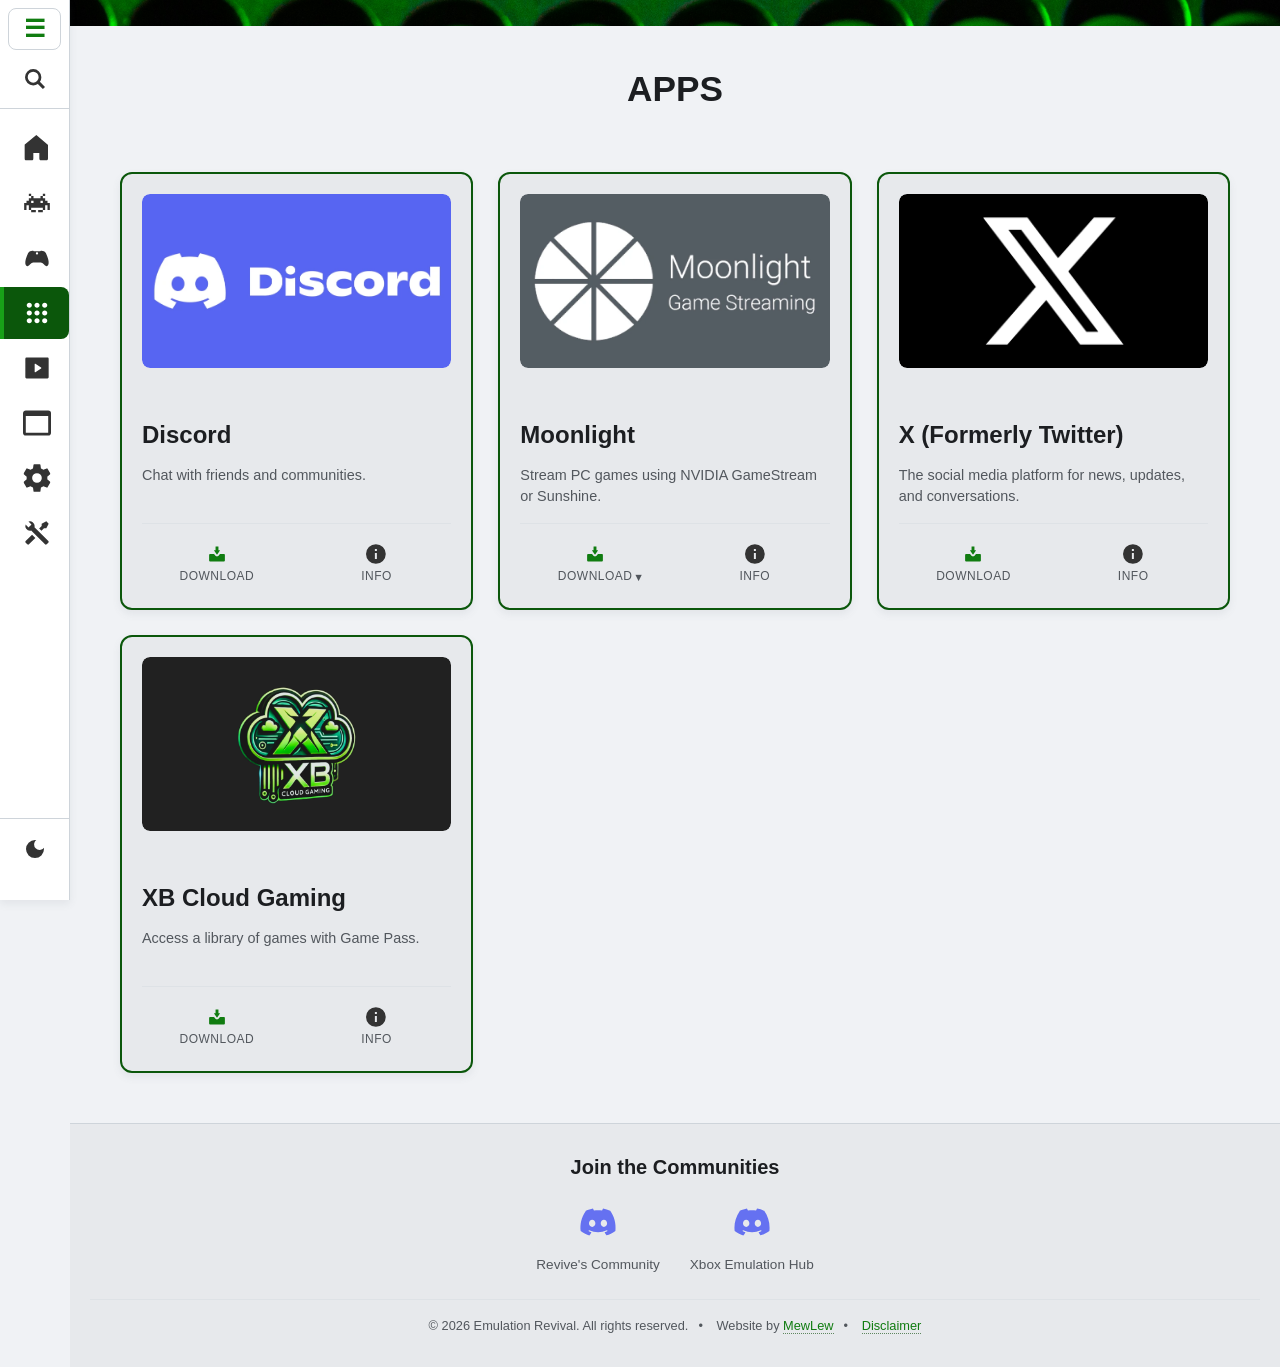
<file: apps.html>
---
---
<!DOCTYPE html>
<html lang="en">
<head>
    <meta charset="UTF-8">
    <meta name="viewport" content="width=device-width, initial-scale=1.0">
    <title>Essential Apps for Xbox Developer Mode | Emulation Revival</title>
    <meta name="description" content="Discover essential apps like Discord, Moonlight, and more for your Xbox in Developer Mode. Enhance your Xbox experience with Emulation Revival.">
    <link rel="stylesheet" href="style.css">
    <script src="theme.js"></script>
</head>
<body>

<div class="page-dim-overlay"></div>

<aside class="sidebar" id="sidebar" aria-label="Main Navigation">
    <div class="sidebar-header">
        <button class="menu-toggle" aria-controls="sidebar" aria-expanded="false" aria-label="Toggle Navigation Menu">☰</button>
        <div class="sidebar-search-interaction-area">
            <div class="sidebar-search-container">
                <button class="sidebar-search-trigger" aria-label="Search">
                    <img src="images/search.svg" alt="Search Icon" class="sidebar-search-icon-display">
                </button>
                <div class="sidebar-search-input-wrapper">
                    <input type="text" id="searchInput" name="searchInput" class="sidebar-search-input-field" placeholder="Search site..." aria-label="Search site">
                </div>
            </div>
            <div id="autocompleteResults" class="autocomplete-items" style="display: none;"></div>
        </div>
    </div>
    <nav class="sidebar-nav">
        <ul>
            <li><a href="index.html" class="nav-link"><img src="images/home.svg" alt="Home icon"><span>Home</span></a></li>
            <li><a href="emulators.html" class="nav-link"><img src="images/emulators.svg" alt="Emulators icon"><span>Emulators</span></a></li>
            <li><a href="ports.html" class="nav-link"><img src="images/ports.svg" alt="Game Ports icon"><span>Game Ports</span></a></li>
            <li><a href="apps.html" class="nav-link active"><img src="images/apps.svg" alt="Apps icon"><span>Apps</span></a></li>
            <li><a href="media.html" class="nav-link"><img src="images/media.svg" alt="Media Apps icon"><span>Media Apps</span></a></li>
            <li><a href="frontends.html" class="nav-link"><img src="images/frontends.svg" alt="Frontends icon"><span>Frontends</span></a></li>
            <li><a href="wipapps.html" class="nav-link"><img src="images/wipapps.svg" alt="Work In Progress Apps icon"><span>WIP Apps</span></a></li>
            <li><a href="utilities.html" class="nav-link"><img src="images/utilities.svg" alt="Utilities icon"><span>Utilities</span></a></li>
        </ul>
    </nav>
    <div class="sidebar-theme-toggle-container">
        <button class="theme-switch" id="themeSwitch" aria-label="Switch Theme">
            <img src="images/light-mode.svg" alt="Light Theme" id="themeIconSun" class="theme-icon light">
            <img src="images/dark-mode.svg" alt="Dark Theme" id="themeIconMoon" class="theme-icon dark">
            <span class="theme-toggle-text">Theme</span>
        </button>
    </div>
    <div class="sidebar-footer">
        <p>© <span id="currentYear"></span> Emulation Revival</p>
    </div>
</aside>

<div class="main-content-wrapper">
    <main class="main-content" id="mainContentArea">
        <h2 class="page-section-heading">APPS</h2>
        <div class="product-wrapper">
    
            <div class="box-container" id="discorduwp">
                <div class="main-card-top-content">
                    <div class="box-image-wrapper">
                        <img src="images/discord.webp" alt="Discord Logo" class="box-image">
                    </div>
                    <div class="box-content">
                        <h3>Discord</h3>
                        <p>Chat with friends and communities.</p>
                    </div>
                    <div class="box-links">
                        <div class="box-link download-item-wrapper">
                            <a href="#" class="action-link download-action-link" id="download-discorduwp">
                                <img src="images/download.svg" alt="Download" class="link-icon">
                                <span class="button-text-span">Download</span>
                            </a>
                        </div>
                        <div class="box-link info-item-wrapper">
                            <button class="action-button info-action-btn info-toggle" aria-expanded="false" aria-controls="info-discorduwp">
                                <img src="images/info.svg" alt="Info" class="link-icon">
                                <span class="button-text-span">Info</span>
                            </button>
                        </div>
                    </div>
                </div>
                <div class="info-box" id="info-discorduwp">
                    <ul class="info-list">
                        <li><strong>Developer:</strong> 
                            <a href="https://github.com/momo-AUX1" class="contributor-name-link" data-name="Moonpower" data-github-url="https://github.com/momo-AUX1" data-kofi-url="https://ko-fi.com/moonpower007">Moonpower</a>
                        </li>
                        <li><strong>Compatibility:</strong> Xbox One & Xbox Series S|X</li>
                        <li><strong>Requirements:</strong> 
                            <ul>
                                <li>Discord account</li> 
                                <li>Install all 5 dependencies</li>
                            </ul>
                        </li>
                    </ul>
                </div>
            </div>
            
            <div class="box-container" id="moonlight">
                <div class="main-card-top-content">
                    <div class="box-image-wrapper">
                        <img src="images/moonlight.webp" alt="Moonlight Logo" class="box-image">
                    </div>
                    <div class="box-content">
                        <h3>Moonlight</h3>
                        <p>Stream PC games using NVIDIA GameStream or Sunshine.</p>
                    </div>
                    <div class="box-links">
                        <div class="box-link download-item-wrapper dropdown">
                            <button class="action-button download-action-btn" aria-haspopup="true" aria-expanded="false">
                                <img src="images/download.svg" alt="Download" class="link-icon">
                                <span class="button-text-span">Download<span class="arrow">▼</span></span>
                            </button>
                            <ul class="dropdown-menu">
                                <li><a href="#" id="moonlight1">Moonlight App</a></li>
                                <li><a href="#" id="moonlight2">Dependency 1</a></li>
                                <li><a href="#" id="moonlight3">Dependency 2</a></li>
                            </ul>
                        </div>
                        <div class="box-link info-item-wrapper">
                            <button class="action-button info-action-btn info-toggle" aria-expanded="false" aria-controls="info-moonlight">
                                <img src="images/info.svg" alt="Info" class="link-icon">
                                <span class="button-text-span">Info</span>
                            </button>
                        </div>
                    </div>
                </div>
                <div class="info-box" id="info-moonlight">
                    <ul class="info-list">
                        <li><strong>Developer:</strong> <a href="https://github.com/moonlight-stream" class="contributor-name-link" data-name="Moonlight Game Streaming Project" data-github-url="https://github.com/moonlight-stream">Moonlight Game Streaming Project</a></li>
                        <li><strong>Ported to UWP by:</strong> <a href="https://github.com/TheElixZammuto" class="contributor-name-link" data-name="TheElixZammuto" data-github-url="https://github.com/TheElixZammuto">TheElixZammuto</a></li>
                        <li><strong>Compatibility:</strong> Xbox One & Xbox Series S|X</li>
                        <li><strong>Requirements:</strong> 
                            <ul>
                                <li>Host PC with NVIDIA GPU (GameStream) or Sunshine</li>
                                <li>Install both dependencies</li>
                            </ul>
                        </li>
                    </ul>
                </div>
            </div>
            
            <div class="box-container" id="xuwp">
                <div class="main-card-top-content">
                    <div class="box-image-wrapper">
                        <img src="images/xuwp.webp" alt="X Logo" class="box-image">
                    </div>
                    <div class="box-content">
                        <h3>X (Formerly Twitter)</h3>
                        <p>The social media platform for news, updates, and conversations.</p>
                    </div>
                    <div class="box-links">
                        <div class="box-link download-item-wrapper">
                            <a href="#" class="action-link download-action-link" id="download-xuwp">
                                <img src="images/download.svg" alt="Download" class="link-icon">
                                <span class="button-text-span">Download</span>
                            </a>
                        </div>
                        <div class="box-link info-item-wrapper">
                            <button class="action-button info-action-btn info-toggle" aria-expanded="false" aria-controls="info-xuwp">
                                <img src="images/info.svg" alt="Info" class="link-icon">
                                <span class="button-text-span">Info</span>
                            </button>
                        </div>
                    </div>
                </div>
                <div class="info-box" id="info-xuwp">
                    <ul class="info-list">
                        <li><strong>Developer:</strong> 
                            <a href="https://github.com/momo-AUX1" class="contributor-name-link" data-name="Moonpower" data-github-url="https://github.com/momo-AUX1" data-kofi-url="https://ko-fi.com/moonpower007">Moonpower</a>
                        </li>
                        <li><strong>Compatibility:</strong> Xbox One & Xbox Series S|X</li>
                        <li><strong>Requirements:</strong> Install all 5 dependencies</li>
                    </ul>
                </div>
            </div>
            
            <div class="box-container" id="xbcloudgaming">
                <div class="main-card-top-content">
                    <div class="box-image-wrapper">
                        <img src="images/xbcloudgaming.webp" alt="XB Cloud Gaming Logo" class="box-image">
                    </div>
                    <div class="box-content">
                        <h3>XB Cloud Gaming</h3>
                        <p>Access a library of games with Game Pass.</p>
                    </div>
                    <div class="box-links">
                        <div class="box-link download-item-wrapper">
                            <a href="#" class="action-link download-action-link" id="download-xbcloudgaming">
                                <img src="images/download.svg" alt="Download" class="link-icon">
                                <span class="button-text-span">Download</span>
                            </a>
                        </div>
                        <div class="box-link info-item-wrapper">
                            <button class="action-button info-action-btn info-toggle" aria-expanded="false" aria-controls="info-xbcloudgaming">
                                <img src="images/info.svg" alt="Info" class="link-icon">
                                <span class="button-text-span">Info</span>
                            </button>
                        </div>
                    </div>
                </div>
                <div class="info-box" id="info-xbcloudgaming">
                    <ul class="info-list">
                        <li><strong>Developer:</strong> <a href="https://github.com/danprice142" class="contributor-name-link" data-name="DanP" data-github-url="https://github.com/danprice142">DanP</a></li>
                        <li><strong>Compatibility:</strong> Xbox Series S|X</li>
                        <li><strong>Requirements:</strong>
                            <ul>
                                <li>Active Game Pass subscription</li>
                                <li>Install all 3 dependencies</li>
                            </ul>
                        </li>
                    </ul>
                </div>
            </div>
                    
        </div> 
    </main>

    <footer>
        <div class="discord-section">
            <h3 class="discord-heading">Join the Communities</h3>
            <div class="discord-servers-wrapper">
                <div class="discord-server-item">
                    <a href="https://discord.gg/f82Tr22vRZ" class="discord-link" target="_blank" rel="noopener noreferrer" aria-label="Join Revive's Community on Discord">
                        <img src="images/discord.svg" alt="Discord logo" class="discord-icon">
                    </a>
                    <h5>Revive's Community</h5>
                </div>
                <div class="discord-server-item">
                    <a href="https://discord.gg/pVd47KAG24" class="discord-link" target="_blank" rel="noopener noreferrer" aria-label="Join Xbox Emulation Hub on Discord">
                        <img src="images/discord.svg" alt="Discord logo" class="discord-icon">
                    </a>
                    <h5>Xbox Emulation Hub</h5>
                </div>
            </div>
        </div>
        <div class="footer-meta-info">
            <span class="copyright">© <span id="footerCurrentYear"></span> Emulation Revival. All rights reserved.</span>
            <span class="credit">Website by <a href="https://github.com/Mew-Lew" target="_blank" rel="noopener noreferrer">MewLew</a></span>
            <span class="disclaimer-link-wrapper"><a href="disclaimer.html">Disclaimer</a></span>
        </div>
    </footer>
</div> 
    
<div class="modal-overlay" id="contributorModalOverlay"></div>
<div class="modal" id="contributorModal" role="dialog" aria-modal="true" aria-labelledby="contributorModalTitle">
    <div class="modal-header">
        <h3 id="contributorModalTitle" class="modal-title">Contributor Information</h3>
        <button class="modal-close-button" id="contributorModalClose" aria-label="Close modal">×</button>
    </div>
    <div class="modal-body" id="contributorModalBody">
    </div>
</div>

<script src="downloads.js"></script>
<script src="searchdata.js"></script>
<script src="main.js"></script>
<script src="searchlogic.js"></script>

</body>
</html>
</file>
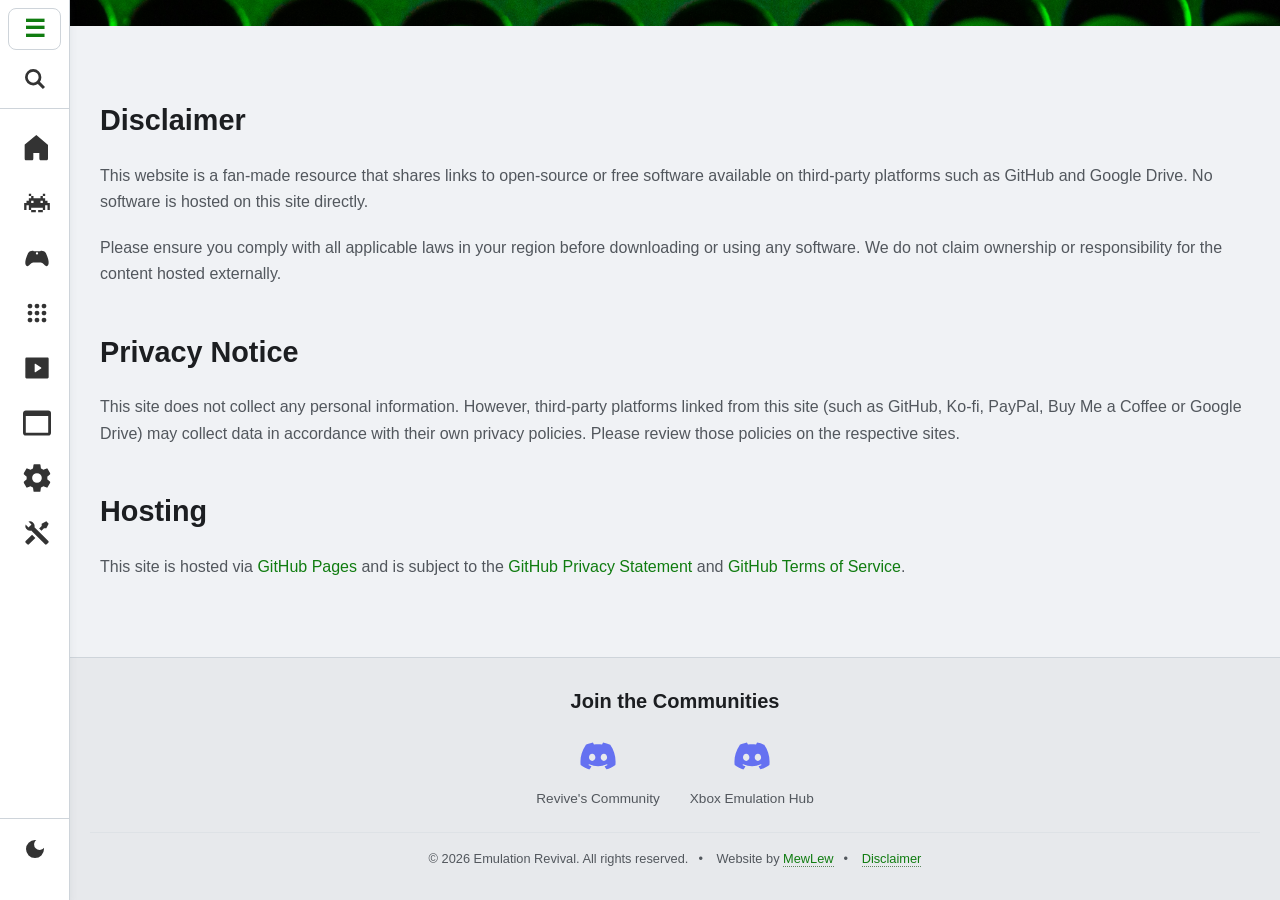
<file: disclaimer.html>
---
---
<!DOCTYPE html>
<html lang="en">
<head>
    <meta charset="UTF-8">
    <meta name="viewport" content="width=device-width, initial-scale=1.0">
    <title>Disclaimer & Site Policies | Emulation Revival</title>
    <meta name="description" content="Review the disclaimer, privacy notice, and hosting information for the Emulation Revival website.">
    <link rel="stylesheet" href="style.css">
    <script src="theme.js"></script>
</head>
<body>

<div class="page-dim-overlay"></div>

<aside class="sidebar" id="sidebar" aria-label="Main Navigation">
    <div class="sidebar-header">
        <button class="menu-toggle" aria-controls="sidebar" aria-expanded="false" aria-label="Toggle Navigation Menu">☰</button>
        <div class="sidebar-search-interaction-area">
            <div class="sidebar-search-container">
                <button class="sidebar-search-trigger" aria-label="Search">
                    <img src="images/search.svg" alt="Search Icon" class="sidebar-search-icon-display">
                </button>
                <div class="sidebar-search-input-wrapper">
                    <input type="text" id="searchInput" name="searchInput" class="sidebar-search-input-field" placeholder="Search site..." aria-label="Search site">
                </div>
            </div>
            <div id="autocompleteResults" class="autocomplete-items" style="display: none;"></div>
        </div>
    </div>
    <nav class="sidebar-nav">
        <ul>
            <li><a href="index.html" class="nav-link"><img src="images/home.svg" alt="Home icon"><span>Home</span></a></li>
            <li><a href="emulators.html" class="nav-link"><img src="images/emulators.svg" alt="Emulators icon"><span>Emulators</span></a></li>
            <li><a href="ports.html" class="nav-link"><img src="images/ports.svg" alt="Game Ports icon"><span>Game Ports</span></a></li>
            <li><a href="apps.html" class="nav-link"><img src="images/apps.svg" alt="Apps icon"><span>Apps</span></a></li>
            <li><a href="media.html" class="nav-link"><img src="images/media.svg" alt="Media Apps icon"><span>Media Apps</span></a></li>
            <li><a href="frontends.html" class="nav-link"><img src="images/frontends.svg" alt="Frontends icon"><span>Frontends</span></a></li>
            <li><a href="wipapps.html" class="nav-link"><img src="images/wipapps.svg" alt="Work In Progress Apps icon"><span>WIP Apps</span></a></li>
            <li><a href="utilities.html" class="nav-link"><img src="images/utilities.svg" alt="Utilities icon"><span>Utilities</span></a></li>
        </ul>
    </nav>
    <div class="sidebar-theme-toggle-container">
        <button class="theme-switch" id="themeSwitch" aria-label="Switch Theme">
            <img src="images/light-mode.svg" alt="Light Theme" id="themeIconSun" class="theme-icon light">
            <img src="images/dark-mode.svg" alt="Dark Theme" id="themeIconMoon" class="theme-icon dark">
            <span class="theme-toggle-text">Theme</span>
        </button>
    </div>
    <div class="sidebar-footer">
        <p>© <span id="currentYear"></span> Emulation Revival</p>
    </div>
</aside>

<div class="main-content-wrapper">
    <main class="main-content" id="mainContentArea">
        <div class="disclaimer"> <h2>Disclaimer</h2>
            <p>This website is a fan-made resource that shares links to open-source or free software available on third-party platforms such as GitHub and Google Drive. No software is hosted on this site directly.</p>
            <p>Please ensure you comply with all applicable laws in your region before downloading or using any software. We do not claim ownership or responsibility for the content hosted externally.</p>

            <h2>Privacy Notice</h2>
            <p>This site does not collect any personal information. However, third-party platforms linked from this site (such as GitHub, Ko-fi, PayPal, Buy Me a Coffee or Google Drive) may collect data in accordance with their own privacy policies. Please review those policies on the respective sites.</p>

            <h2>Hosting</h2>
            <p>This site is hosted via <a href="https://pages.github.com/" target="_blank" rel="noopener noreferrer">GitHub Pages</a> and is subject to the
                <a href="https://docs.github.com/en/site-policy/privacy-policies/github-privacy-statement" target="_blank" rel="noopener noreferrer">GitHub Privacy Statement</a> and
                <a href="https://docs.github.com/en/site-policy/github-terms/github-terms-of-service" target="_blank" rel="noopener noreferrer">GitHub Terms of Service</a>.
            </p>
        </div>
    </main>

    <footer>
        <div class="discord-section">
            <h3 class="discord-heading">Join the Communities</h3>
            <div class="discord-servers-wrapper">
                <div class="discord-server-item">
                    <a href="https://discord.gg/f82Tr22vRZ" class="discord-link" target="_blank" rel="noopener noreferrer" aria-label="Join Revive's Community on Discord">
                        <img src="images/discord.svg" alt="Discord logo" class="discord-icon">
                    </a>
                    <h5>Revive's Community</h5>
                </div>
                <div class="discord-server-item">
                    <a href="https://discord.gg/pVd47KAG24" class="discord-link" target="_blank" rel="noopener noreferrer" aria-label="Join Xbox Emulation Hub on Discord">
                        <img src="images/discord.svg" alt="Discord logo" class="discord-icon">
                    </a>
                    <h5>Xbox Emulation Hub</h5>
                </div>
            </div>
        </div>
        <div class="footer-meta-info">
            <span class="copyright">© <span id="footerCurrentYear"></span> Emulation Revival. All rights reserved.</span>
            <span class="credit">Website by <a href="https://github.com/Mew-Lew" target="_blank" rel="noopener noreferrer">MewLew</a></span>
            <span class="disclaimer-link-wrapper"><a href="disclaimer.html">Disclaimer</a></span>
        </div>
    </footer>
</div> 
    
<div class="modal-overlay" id="contributorModalOverlay"></div>
<div class="modal" id="contributorModal" role="dialog" aria-modal="true" aria-labelledby="contributorModalTitle">
    <div class="modal-header">
        <h3 id="contributorModalTitle" class="modal-title">Contributor Information</h3>
        <button class="modal-close-button" id="contributorModalClose" aria-label="Close modal">×</button>
    </div>
    <div class="modal-body" id="contributorModalBody">
    </div>
</div>

<script src="downloads.js"></script>
<script src="searchdata.js"></script>
<script src="main.js"></script>
<script src="searchlogic.js"></script>

</body>
</html>
</file>
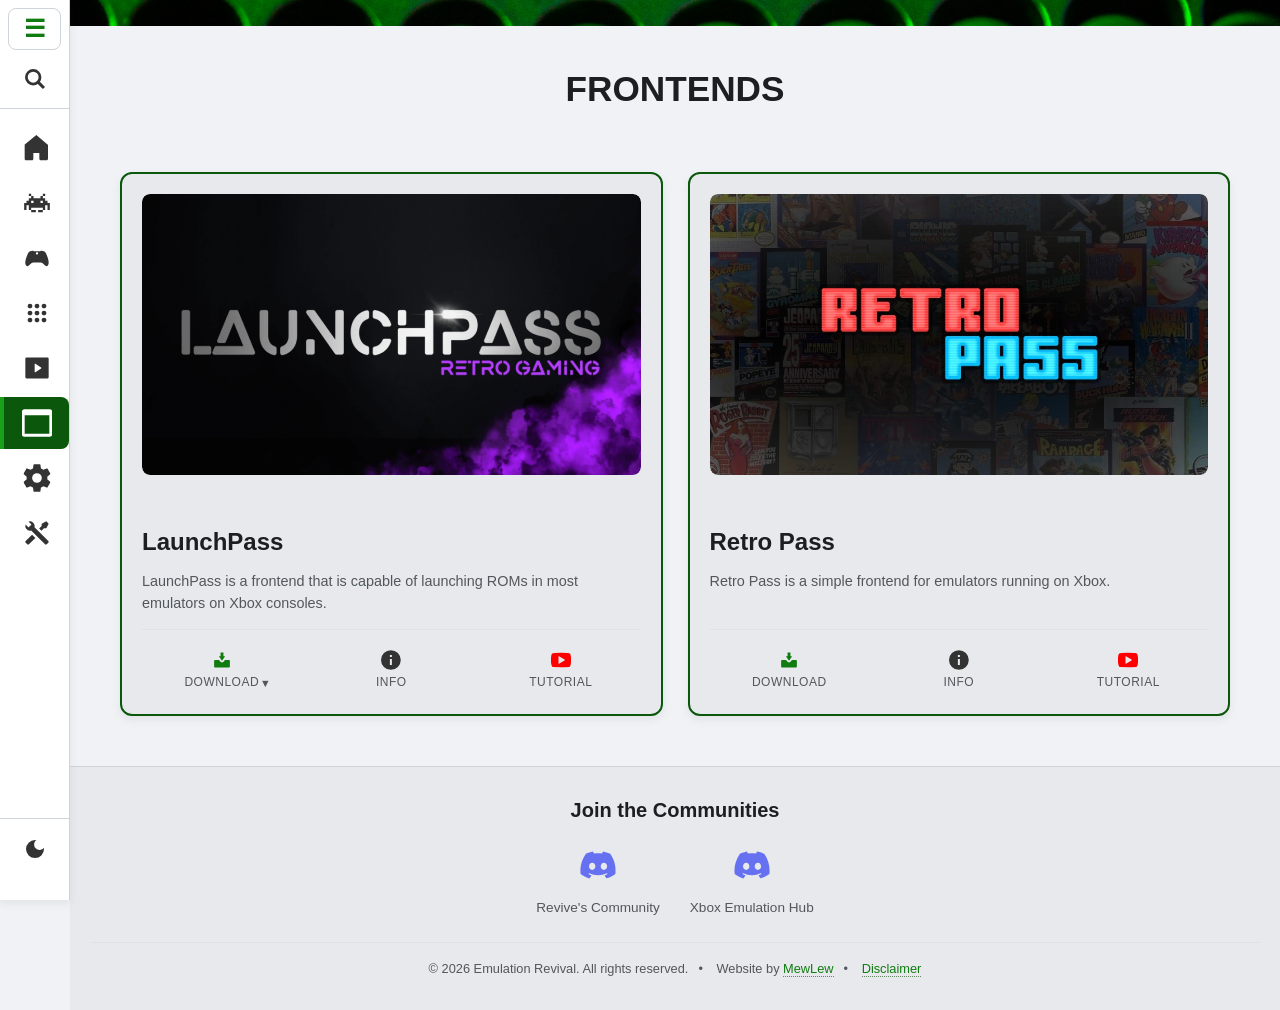
<file: frontends.html>
---
---
<!DOCTYPE html>
<html lang="en">
<head>
    <meta charset="UTF-8">
    <meta name="viewport" content="width=device-width, initial-scale=1.0">
    <title>Emulation Frontends for Xbox Developer Mode | Emulation Revival</title>
    <meta name="description" content="Discover emulation frontends like LaunchPass and Retro Pass for Xbox Developer Mode. Organize your retro games with Emulation Revival.">
    <link rel="stylesheet" href="style.css">
    <script src="theme.js"></script>
</head>
<body>

<div class="page-dim-overlay"></div>

<aside class="sidebar" id="sidebar" aria-label="Main Navigation">
    <div class="sidebar-header">
        <button class="menu-toggle" aria-controls="sidebar" aria-expanded="false" aria-label="Toggle Navigation Menu">☰</button>
        <div class="sidebar-search-interaction-area">
            <div class="sidebar-search-container">
                <button class="sidebar-search-trigger" aria-label="Search">
                    <img src="images/search.svg" alt="Search Icon" class="sidebar-search-icon-display">
                </button>
                <div class="sidebar-search-input-wrapper">
                    <input type="text" id="searchInput" name="searchInput" class="sidebar-search-input-field" placeholder="Search site..." aria-label="Search site">
                </div>
            </div>
            <div id="autocompleteResults" class="autocomplete-items" style="display: none;"></div>
        </div>
    </div>
    <nav class="sidebar-nav">
        <ul>
            <li><a href="index.html" class="nav-link"><img src="images/home.svg" alt="Home icon"><span>Home</span></a></li>
            <li><a href="emulators.html" class="nav-link"><img src="images/emulators.svg" alt="Emulators icon"><span>Emulators</span></a></li>
            <li><a href="ports.html" class="nav-link"><img src="images/ports.svg" alt="Game Ports icon"><span>Game Ports</span></a></li>
            <li><a href="apps.html" class="nav-link"><img src="images/apps.svg" alt="Apps icon"><span>Apps</span></a></li>
            <li><a href="media.html" class="nav-link"><img src="images/media.svg" alt="Media Apps icon"><span>Media Apps</span></a></li>
            <li><a href="frontends.html" class="nav-link active"><img src="images/frontends.svg" alt="Frontends icon"><span>Frontends</span></a></li>
            <li><a href="wipapps.html" class="nav-link"><img src="images/wipapps.svg" alt="Work In Progress Apps icon"><span>WIP Apps</span></a></li>
            <li><a href="utilities.html" class="nav-link"><img src="images/utilities.svg" alt="Utilities icon"><span>Utilities</span></a></li>
        </ul>
    </nav>
    <div class="sidebar-theme-toggle-container">
        <button class="theme-switch" id="themeSwitch" aria-label="Switch Theme">
            <img src="images/light-mode.svg" alt="Light Theme" id="themeIconSun" class="theme-icon light">
            <img src="images/dark-mode.svg" alt="Dark Theme" id="themeIconMoon" class="theme-icon dark">
            <span class="theme-toggle-text">Theme</span>
        </button>
    </div>
    <div class="sidebar-footer">
        <p>© <span id="currentYear"></span> Emulation Revival</p>
    </div>
</aside>

<div class="main-content-wrapper">
    <main class="main-content" id="mainContentArea">
        <h2 class="page-section-heading">FRONTENDS</h2>
        <div class="product-wrapper">
    
            <div class="box-container" id="launchpass">
                <div class="main-card-top-content">
                    <div class="box-image-wrapper">
                        <img src="images/launchpass.webp" alt="LaunchPass Logo" class="box-image">
                    </div>
                    <div class="box-content">
                        <h3>LaunchPass</h3>
                        <p>LaunchPass is a frontend that is capable of launching ROMs in most emulators on Xbox consoles.</p>
                    </div>
                    <div class="box-links">
                        <div class="box-link download-item-wrapper dropdown">
                            <button class="action-button download-action-btn" aria-haspopup="true" aria-expanded="false">
                                <img src="images/download.svg" alt="Download" class="link-icon">
                                <span class="button-text-span">Download<span class="arrow">▼</span></span>
                            </button>
                            <ul class="dropdown-menu">
                                <li><a href="#" id="launchpass1">LaunchPass</a></li>
                                <li><a href="#" id="launchpass2">Dependencies</a></li>
                            </ul>
                        </div>
                        <div class="box-link info-item-wrapper">
                            <button class="action-button info-action-btn info-toggle" aria-expanded="false" aria-controls="info-launchpass">
                                <img src="images/info.svg" alt="Info" class="link-icon">
                                <span class="button-text-span">Info</span>
                            </button>
                        </div>
                        <div class="box-link tutorial-item-wrapper">
                            <a href="https://youtu.be/1Qo2tqwA5qI" class="action-link tutorial-action-link tutorial-link">
                                <img src="images/youtube.svg" alt="Tutorial" class="link-icon">
                                <span class="button-text-span">Tutorial</span>
                            </a>
                        </div>
                    </div>
                </div>
                <div class="info-box" id="info-launchpass">
                    <ul class="info-list">
                        <li><strong>Developer:</strong> 
                            <a href="https://github.com/Misunderstood-Wookiee" class="contributor-name-link" data-name="Misunderstood-Wookiee" data-github-url="https://github.com/Misunderstood-Wookiee">Misunderstood-Wookiee</a> & 
                            <a href="https://github.com/danprice142" class="contributor-name-link" data-name="DanP" data-github-url="https://github.com/danprice142">DanP</a>
                        </li>
                        <li><strong>Compatibility:</strong> Xbox One & Xbox Series S|X</li>
                        <li><strong>Requirements:</strong> 
                            <ul>
                                <li>Install all 4 dependencies</li>
                                <li><strong>Emulators:</strong> From a list of supported emulators</li>
                                <li><strong>External storage:</strong> Used for setting up content library</li>
                                <li><strong>A computer:</strong> For setting up a content library with <a href="https://github.com/Misunderstood-Wookiee/LaunchPass/wiki/Setup-LaunchBox" target="_blank" rel="noopener noreferrer">LaunchBox</a></li>
                            </ul>
                        </li>
                    </ul>
                    <div class="guide-button-container">
                        <a href="{% link guides/frontends/launchpass.md %}" class="guide-cta-button">Guide</a>
                    </div>
                </div>
            </div>

            <div class="box-container" id="retropass">
                <div class="main-card-top-content">
                    <div class="box-image-wrapper">
                        <img src="images/retropass.webp" alt="Retro Pass Logo" class="box-image">
                    </div>
                    <div class="box-content">
                        <h3>Retro Pass</h3>
                        <p>Retro Pass is a simple frontend for emulators running on Xbox.</p>
                    </div>
                    <div class="box-links">
                        <div class="box-link download-item-wrapper">
                            <a href="#" class="action-link download-action-link" id="download-retropass">
                                <img src="images/download.svg" alt="Download" class="link-icon">
                                <span class="button-text-span">Download</span>
                            </a>
                        </div>
                        <div class="box-link info-item-wrapper">
                            <button class="action-button info-action-btn info-toggle" aria-expanded="false" aria-controls="info-retropass">
                                <img src="images/info.svg" alt="Info" class="link-icon">
                                <span class="button-text-span">Info</span>
                            </button>
                        </div>
                        <div class="box-link tutorial-item-wrapper">
                            <a href="https://youtu.be/eaStAmBhnaE" class="action-link tutorial-action-link tutorial-link">
                                <img src="images/youtube.svg" alt="Tutorial" class="link-icon">
                                <span class="button-text-span">Tutorial</span>
                            </a>
                        </div>
                    </div>
                </div>
                <div class="info-box" id="info-retropass">
                    <ul class="info-list">
                        <li><strong>Developer:</strong> <a href="https://github.com/retropassdev" class="contributor-name-link" data-name="Retropassdev" data-github-url="https://github.com/retropassdev">Retropassdev</a></li>
                        <li><strong>Compatibility:</strong> Xbox One & Xbox Series S|X</li>
                        <li>
                            <strong>Requirements:</strong>
                            <ul>
                                <li>Install all 5 (x64) dependencies</li>
                                <li><strong>Emulators:</strong> From a list of supported emulators</li>
                                <li><strong>External storage:</strong> Used for setting up content library</li>
                                <li><strong>A computer:</strong> For setting up a content library with either:
                                    <ul>
                                        <li><a href="https://github.com/retropassdev/RetroPass/blob/main/Docs/SetupLaunchBox.md" target="_blank" rel="noopener noreferrer">LaunchBox</a></li>
                                        <li><a href="https://github.com/retropassdev/RetroPass/blob/main/Docs/SetupEmulationStation.md" target="_blank" rel="noopener noreferrer">EmulationStation</a></li>
                                    </ul>
                                </li>
                            </ul>
                        </li>
                    </ul>
                </div>
            </div>

        </div> 
    </main>

    <footer>
        <div class="discord-section">
            <h3 class="discord-heading">Join the Communities</h3>
            <div class="discord-servers-wrapper">
                <div class="discord-server-item">
                    <a href="https://discord.gg/f82Tr22vRZ" class="discord-link" target="_blank" rel="noopener noreferrer" aria-label="Join Revive's Community on Discord">
                        <img src="images/discord.svg" alt="Discord logo" class="discord-icon">
                    </a>
                    <h5>Revive's Community</h5>
                </div>
                <div class="discord-server-item">
                    <a href="https://discord.gg/pVd47KAG24" class="discord-link" target="_blank" rel="noopener noreferrer" aria-label="Join Xbox Emulation Hub on Discord">
                        <img src="images/discord.svg" alt="Discord logo" class="discord-icon">
                    </a>
                    <h5>Xbox Emulation Hub</h5>
                </div>
            </div>
        </div>
        <div class="footer-meta-info">
            <span class="copyright">© <span id="footerCurrentYear"></span> Emulation Revival. All rights reserved.</span>
            <span class="credit">Website by <a href="https://github.com/Mew-Lew" target="_blank" rel="noopener noreferrer">MewLew</a></span>
            <span class="disclaimer-link-wrapper"><a href="disclaimer.html">Disclaimer</a></span>
        </div>
    </footer>
</div> 
    
<div class="modal-overlay" id="contributorModalOverlay"></div>
<div class="modal" id="contributorModal" role="dialog" aria-modal="true" aria-labelledby="contributorModalTitle">
    <div class="modal-header">
        <h3 id="contributorModalTitle" class="modal-title">Contributor Information</h3>
        <button class="modal-close-button" id="contributorModalClose" aria-label="Close modal">×</button>
    </div>
    <div class="modal-body" id="contributorModalBody">
    </div>
</div>

<script src="downloads.js"></script>
<script src="searchdata.js"></script>
<script src="main.js"></script>
<script src="searchlogic.js"></script>

</body>
</html>
</file>
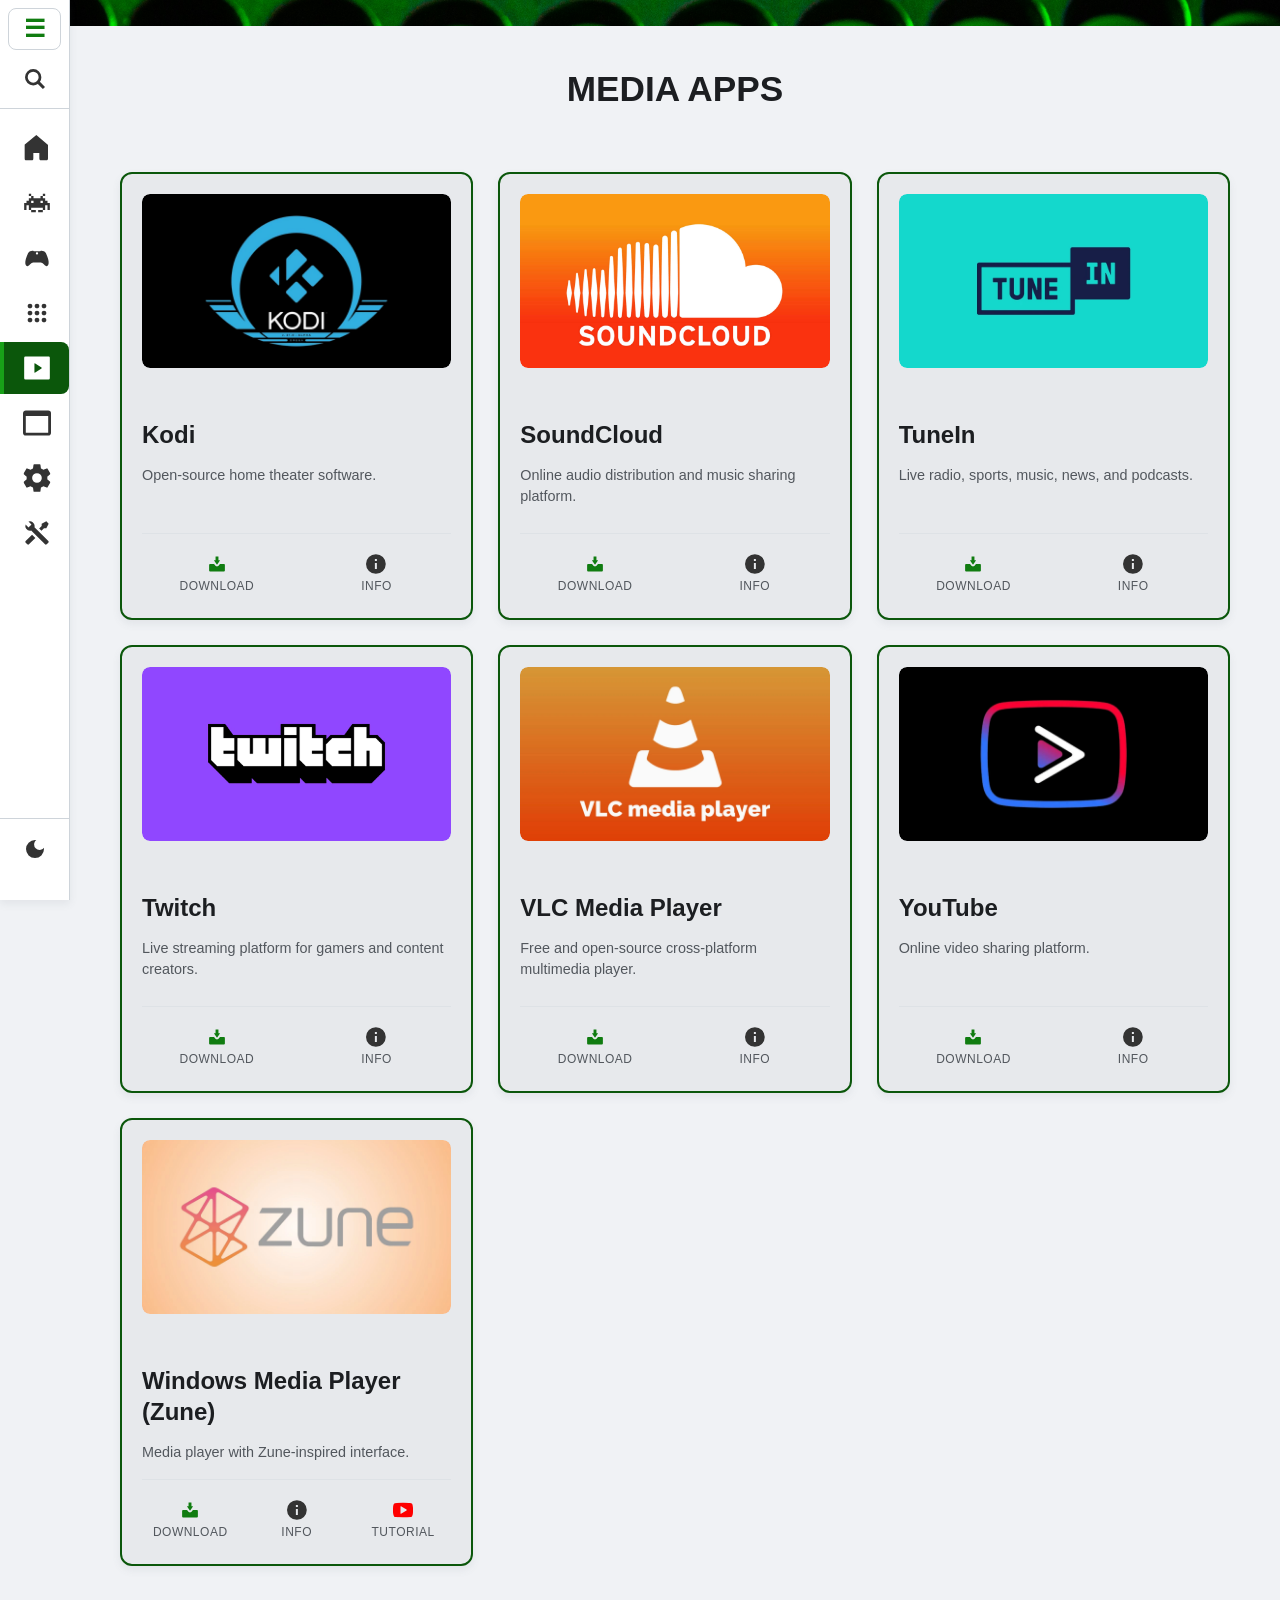
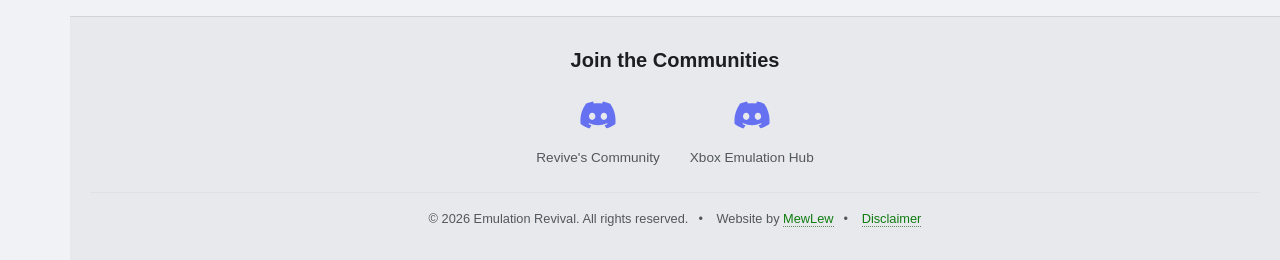
<file: media.html>
---
---
<!DOCTYPE html>
<html lang="en">
<head>
    <meta charset="UTF-8">
    <meta name="viewport" content="width=device-width, initial-scale=1.0">
    <title>Media Apps for Xbox Developer Mode (Kodi, VLC, etc.) | Emulation Revival</title>
    <meta name="description" content="Explore media apps like Kodi, VLC, YouTube, SoundCloud, and TuneIn for your Xbox in Developer Mode with Emulation Revival.">
    <link rel="stylesheet" href="style.css">
    <script src="theme.js"></script>
</head>
<body>

<div class="page-dim-overlay"></div>

<aside class="sidebar" id="sidebar" aria-label="Main Navigation">
    <div class="sidebar-header">
        <button class="menu-toggle" aria-controls="sidebar" aria-expanded="false" aria-label="Toggle Navigation Menu">☰</button>
        <div class="sidebar-search-interaction-area">
            <div class="sidebar-search-container">
                <button class="sidebar-search-trigger" aria-label="Search">
                    <img src="images/search.svg" alt="Search Icon" class="sidebar-search-icon-display">
                </button>
                <div class="sidebar-search-input-wrapper">
                    <input type="text" id="searchInput" name="searchInput" class="sidebar-search-input-field" placeholder="Search site..." aria-label="Search site">
                </div>
            </div>
            <div id="autocompleteResults" class="autocomplete-items" style="display: none;"></div>
        </div>
    </div>
    <nav class="sidebar-nav">
        <ul>
            <li><a href="index.html" class="nav-link"><img src="images/home.svg" alt="Home icon"><span>Home</span></a></li>
            <li><a href="emulators.html" class="nav-link"><img src="images/emulators.svg" alt="Emulators icon"><span>Emulators</span></a></li>
            <li><a href="ports.html" class="nav-link"><img src="images/ports.svg" alt="Game Ports icon"><span>Game Ports</span></a></li>
            <li><a href="apps.html" class="nav-link"><img src="images/apps.svg" alt="Apps icon"><span>Apps</span></a></li>
            <li><a href="media.html" class="nav-link active"><img src="images/media.svg" alt="Media Apps icon"><span>Media Apps</span></a></li>
            <li><a href="frontends.html" class="nav-link"><img src="images/frontends.svg" alt="Frontends icon"><span>Frontends</span></a></li>
            <li><a href="wipapps.html" class="nav-link"><img src="images/wipapps.svg" alt="Work In Progress Apps icon"><span>WIP Apps</span></a></li>
            <li><a href="utilities.html" class="nav-link"><img src="images/utilities.svg" alt="Utilities icon"><span>Utilities</span></a></li>
        </ul>
    </nav>
    <div class="sidebar-theme-toggle-container">
        <button class="theme-switch" id="themeSwitch" aria-label="Switch Theme">
            <img src="images/light-mode.svg" alt="Light Theme" id="themeIconSun" class="theme-icon light">
            <img src="images/dark-mode.svg" alt="Dark Theme" id="themeIconMoon" class="theme-icon dark">
            <span class="theme-toggle-text">Theme</span>
        </button>
    </div>
    <div class="sidebar-footer">
        <p>© <span id="currentYear"></span> Emulation Revival</p>
    </div>
</aside>

<div class="main-content-wrapper">
    <main class="main-content" id="mainContentArea">
        <h2 class="page-section-heading">MEDIA APPS</h2>
        <div class="product-wrapper">
            
            <div class="box-container" id="kodi">
                <div class="main-card-top-content">
                    <div class="box-image-wrapper">
                        <img src="images/kodi.webp" alt="Kodi Logo" class="box-image">
                    </div>
                    <div class="box-content">
                        <h3>Kodi</h3>
                        <p>Open-source home theater software.</p>
                    </div>
                    <div class="box-links">
                        <div class="box-link download-item-wrapper">
                            <a href="#" class="action-link download-action-link" id="download-kodi">
                                <img src="images/download.svg" alt="Download" class="link-icon">
                                <span class="button-text-span">Download</span>
                            </a>
                        </div>
                        <div class="box-link info-item-wrapper">
                            <button class="action-button info-action-btn info-toggle" aria-expanded="false" aria-controls="info-kodi">
                                <img src="images/info.svg" alt="Info" class="link-icon">
                                <span class="button-text-span">Info</span>
                            </button>
                        </div>
                    </div>
                </div>
                <div class="info-box" id="info-kodi">
                    <ul class="info-list">
                        <li><strong>Developer:</strong> <a href="https://github.com/xbmc" class="contributor-name-link" data-name="Team Kodi/XBMC" data-github-url="https://github.com/xbmc">Team Kodi/XBMC</a></li>
                        <li><strong>Compatibility:</strong> Xbox One & Xbox Series S|X</li>
                        <li><strong>Requirements:</strong> Check out the <a href="https://kodi.wiki/view/Quick_start_guide" target="_blank" rel="noopener noreferrer">Quick Start Guide</a></li>
                    </ul>
                </div>
            </div>

            <div class="box-container" id="soundcloud">
                <div class="main-card-top-content">
                    <div class="box-image-wrapper">
                        <img src="images/soundcloud.webp" alt="SoundCloud Logo" class="box-image">
                    </div>
                    <div class="box-content">
                        <h3>SoundCloud</h3>
                        <p>Online audio distribution and music sharing platform.</p>
                    </div>
                    <div class="box-links">
                        <div class="box-link download-item-wrapper">
                            <a href="#" class="action-link download-action-link" id="download-soundcloud">
                                <img src="images/download.svg" alt="Download" class="link-icon">
                                <span class="button-text-span">Download</span>
                            </a>
                        </div>
                        <div class="box-link info-item-wrapper">
                            <button class="action-button info-action-btn info-toggle" aria-expanded="false" aria-controls="info-soundcloud">
                                <img src="images/info.svg" alt="Info" class="link-icon">
                                <span class="button-text-span">Info</span>
                            </button>
                        </div>
                    </div>
                </div>
                <div class="info-box" id="info-soundcloud">
                    <ul class="info-list">
                        <li><strong>Developer:</strong> <span class="contributor-name-link" data-name="SoundCloud">SoundCloud</span></li>
                        <li><strong>Compatibility:</strong> Xbox One & Xbox Series S|X</li>
                        <li><strong>Features:</strong> Background play</li>
                    </ul>
                </div>
            </div>

            <div class="box-container" id="tunein">
                <div class="main-card-top-content">
                    <div class="box-image-wrapper">
                        <img src="images/tunein.webp" alt="TuneIn Logo" class="box-image">
                    </div>
                    <div class="box-content">
                        <h3>TuneIn</h3>
                        <p>Live radio, sports, music, news, and podcasts.</p>
                    </div>
                    <div class="box-links">
                        <div class="box-link download-item-wrapper">
                            <a href="#" class="action-link download-action-link" id="download-tunein">
                                <img src="images/download.svg" alt="Download" class="link-icon">
                                <span class="button-text-span">Download</span>
                            </a>
                        </div>
                        <div class="box-link info-item-wrapper">
                            <button class="action-button info-action-btn info-toggle" aria-expanded="false" aria-controls="info-tunein">
                                <img src="images/info.svg" alt="Info" class="link-icon">
                                <span class="button-text-span">Info</span>
                            </button>
                        </div>
                    </div>
                </div>
                <div class="info-box" id="info-tunein">
                    <ul class="info-list">
                        <li><strong>Developer:</strong> <span class="contributor-name-link" data-name="TuneIn">TuneIn</span></li>
                        <li><strong>Compatibility:</strong> Xbox One & Xbox Series S|X</li>
                    </ul>
                </div>
            </div>

            <div class="box-container" id="twitch">
                <div class="main-card-top-content">
                    <div class="box-image-wrapper">
                        <img src="images/twitch.webp" alt="Twitch Logo" class="box-image">
                    </div>
                    <div class="box-content">
                        <h3>Twitch</h3>
                        <p>Live streaming platform for gamers and content creators.</p>
                    </div>
                    <div class="box-links">
                        <div class="box-link download-item-wrapper">
                            <a href="#" class="action-link download-action-link" id="download-twitch">
                                <img src="images/download.svg" alt="Download" class="link-icon">
                                <span class="button-text-span">Download</span>
                            </a>
                        </div>
                        <div class="box-link info-item-wrapper">
                            <button class="action-button info-action-btn info-toggle" aria-expanded="false" aria-controls="info-twitch">
                                <img src="images/info.svg" alt="Info" class="link-icon">
                                <span class="button-text-span">Info</span>
                            </button>
                        </div>
                    </div>
                </div>
                <div class="info-box" id="info-twitch">
                    <ul class="info-list">
                        <li><strong>Developer:</strong> <span class="contributor-name-link" data-name="Twitch Interactive (Amazon)">Twitch Interactive (Amazon)</span></li>
                        <li><strong>Compatibility:</strong> Xbox Series S|X</li>
                    </ul>
                </div>
            </div>

            <div class="box-container" id="vlc">
                <div class="main-card-top-content">
                    <div class="box-image-wrapper">
                        <img src="images/vlc.webp" alt="VLC Logo" class="box-image">
                    </div>
                    <div class="box-content">
                        <h3>VLC Media Player</h3>
                        <p>Free and open-source cross-platform multimedia player.</p>
                    </div>
                    <div class="box-links">
                        <div class="box-link download-item-wrapper">
                            <a href="#" class="action-link download-action-link" id="download-vlc">
                                <img src="images/download.svg" alt="Download" class="link-icon">
                                <span class="button-text-span">Download</span>
                            </a>
                        </div>
                        <div class="box-link info-item-wrapper">
                            <button class="action-button info-action-btn info-toggle" aria-expanded="false" aria-controls="info-vlc">
                                <img src="images/info.svg" alt="Info" class="link-icon">
                                <span class="button-text-span">Info</span>
                            </button>
                        </div>
                    </div>
                </div>
                <div class="info-box" id="info-vlc">
                    <ul class="info-list">
                        <li><strong>Developer:</strong> <a href="https://github.com/videolan" class="contributor-name-link" data-name="VideoLAN" data-github-url="https://github.com/videolan">VideoLAN</a></li>
                        <li><strong>Compatibility:</strong> Xbox One & Xbox Series S|X</li>
                        <li><strong>Requirements:</strong> External drive with your media files</li>
                    </ul>
                </div>
            </div>

            <div class="box-container" id="youtube">
                <div class="main-card-top-content">
                    <div class="box-image-wrapper">
                        <img src="images/youtube.webp" alt="YouTube Logo" class="box-image">
                    </div>
                    <div class="box-content">
                        <h3>YouTube</h3>
                        <p>Online video sharing platform.</p>
                    </div>
                    <div class="box-links">
                        <div class="box-link download-item-wrapper">
                            <a href="#" class="action-link download-action-link" id="download-youtube">
                                <img src="images/download.svg" alt="Download" class="link-icon">
                                <span class="button-text-span">Download</span>
                            </a>
                        </div>
                        <div class="box-link info-item-wrapper">
                            <button class="action-button info-action-btn info-toggle" aria-expanded="false" aria-controls="info-youtube">
                                <img src="images/info.svg" alt="Info" class="link-icon">
                                <span class="button-text-span">Info</span>
                            </button>
                        </div>
                    </div>
                </div>
                <div class="info-box" id="info-youtube">
                    <ul class="info-list">
                        <li><strong>Developer:</strong> <span class="contributor-name-link" data-name="Google">Google</span></li>
                        <li><strong>Ported to UWP by:</strong> <a href="https://github.com/momo-AUX1" class="contributor-name-link" data-name="Moonpower" data-github-url="https://github.com/momo-AUX1" data-kofi-url="https://ko-fi.com/moonpower007">Moonpower</a></li>
                        <li><strong>Compatibility:</strong> Xbox One & Xbox Series S|X</li>
                        <li><strong>Features:</strong> No ads</li>
                    </ul>
                </div>
            </div>

            <div class="box-container" id="zune">
                <div class="main-card-top-content">
                    <div class="box-image-wrapper">
                        <img src="images/zune.webp" alt="Zune Logo" class="box-image">
                    </div>
                    <div class="box-content">
                        <h3>Windows Media Player (Zune)</h3>
                        <p>Media player with Zune-inspired interface.</p>
                    </div>
                    <div class="box-links">
                        <div class="box-link download-item-wrapper">
                            <a href="#" class="action-link download-action-link" id="download-zune">
                                <img src="images/download.svg" alt="Download" class="link-icon">
                                <span class="button-text-span">Download</span>
                            </a>
                        </div>
                        <div class="box-link info-item-wrapper">
                            <button class="action-button info-action-btn info-toggle" aria-expanded="false" aria-controls="info-zune">
                                <img src="images/info.svg" alt="Info" class="link-icon">
                                <span class="button-text-span">Info</span>
                            </button>
                        </div>
                        <div class="box-link tutorial-item-wrapper">
                            <a href="https://youtu.be/NE6GL6-YDu0" class="action-link tutorial-action-link tutorial-link">
                                <img src="images/youtube.svg" alt="Tutorial" class="link-icon">
                                <span class="button-text-span">Tutorial</span>
                            </a>
                        </div>
                    </div>
                </div>
                <div class="info-box" id="info-zune">
                    <ul class="info-list">
                        <li><strong>Developer:</strong> <span class="contributor-name-link" data-name="Microsoft">Microsoft</span></li>
                        <li><strong>Compatibility:</strong> Xbox One & Xbox Series S|X</li>
                        <li><strong>Requirements:</strong> External drive with your audio files</li>
                    </ul>
                </div>
            </div>

        </div> 
    </main>

    <footer>
        <div class="discord-section">
            <h3 class="discord-heading">Join the Communities</h3>
            <div class="discord-servers-wrapper">
                <div class="discord-server-item">
                    <a href="https://discord.gg/f82Tr22vRZ" class="discord-link" target="_blank" rel="noopener noreferrer" aria-label="Join Revive's Community on Discord">
                        <img src="images/discord.svg" alt="Discord logo" class="discord-icon">
                    </a>
                    <h5>Revive's Community</h5>
                </div>
                <div class="discord-server-item">
                    <a href="https://discord.gg/pVd47KAG24" class="discord-link" target="_blank" rel="noopener noreferrer" aria-label="Join Xbox Emulation Hub on Discord">
                        <img src="images/discord.svg" alt="Discord logo" class="discord-icon">
                    </a>
                    <h5>Xbox Emulation Hub</h5>
                </div>
            </div>
        </div>
        <div class="footer-meta-info">
            <span class="copyright">© <span id="footerCurrentYear"></span> Emulation Revival. All rights reserved.</span>
            <span class="credit">Website by <a href="https://github.com/Mew-Lew" target="_blank" rel="noopener noreferrer">MewLew</a></span>
            <span class="disclaimer-link-wrapper"><a href="disclaimer.html">Disclaimer</a></span>
        </div>
    </footer>
</div> 
    
<div class="modal-overlay" id="contributorModalOverlay"></div>
<div class="modal" id="contributorModal" role="dialog" aria-modal="true" aria-labelledby="contributorModalTitle">
    <div class="modal-header">
        <h3 id="contributorModalTitle" class="modal-title">Contributor Information</h3>
        <button class="modal-close-button" id="contributorModalClose" aria-label="Close modal">×</button>
    </div>
    <div class="modal-body" id="contributorModalBody">
    </div>
</div>

<script src="downloads.js"></script>
<script src="searchdata.js"></script>
<script src="main.js"></script>
<script src="searchlogic.js"></script>

</body>
</html>
</file>
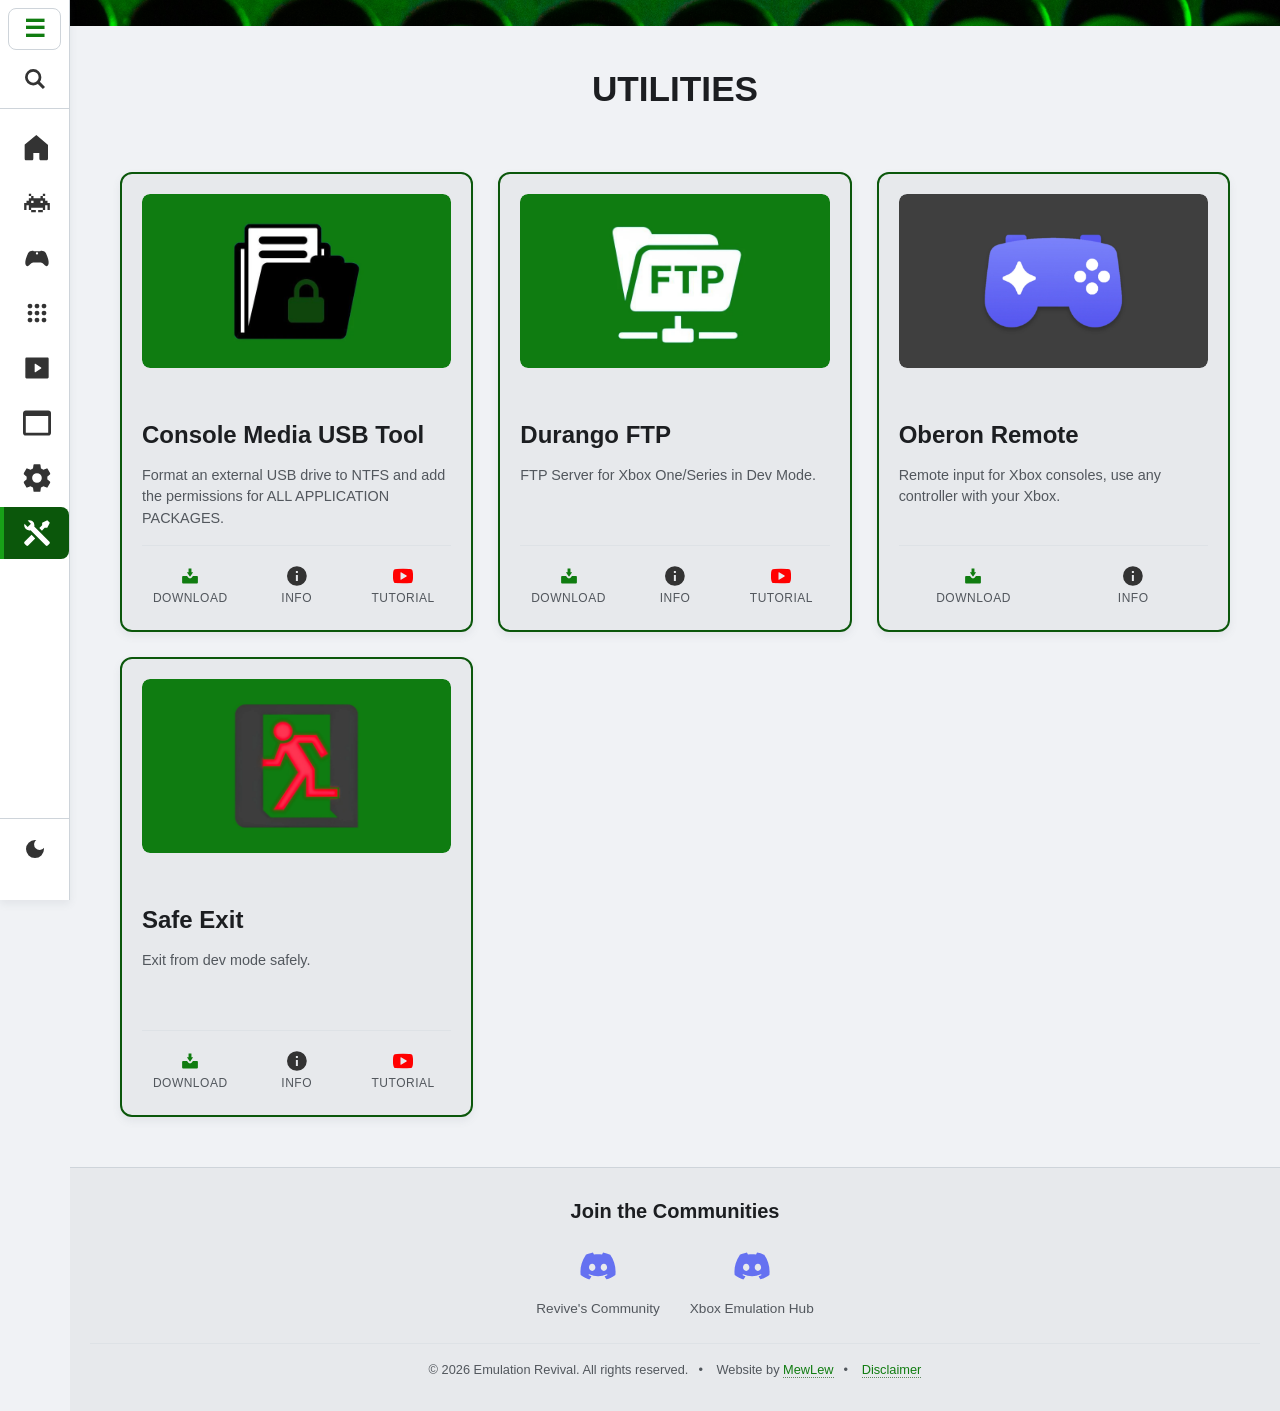
<file: utilities.html>
---
---
<!DOCTYPE html>
<html lang="en">
<head>
    <meta charset="UTF-8">
    <meta name="viewport" content="width=device-width, initial-scale=1.0">
    <title>Xbox Dev Mode Utilities & Tools | Emulation Revival</title>
    <meta name="description" content="Find useful utilities and tools for Xbox Developer Mode, including FTP clients, USB formatters, and remote input tools with Emulation Revival.">
    <link rel="stylesheet" href="style.css">
    <script src="theme.js"></script>
</head>
<body>

<div class="page-dim-overlay"></div>

<aside class="sidebar" id="sidebar" aria-label="Main Navigation">
    <div class="sidebar-header">
        <button class="menu-toggle" aria-controls="sidebar" aria-expanded="false" aria-label="Toggle Navigation Menu">☰</button>
        <div class="sidebar-search-interaction-area">
            <div class="sidebar-search-container">
                <button class="sidebar-search-trigger" aria-label="Search">
                    <img src="images/search.svg" alt="Search Icon" class="sidebar-search-icon-display">
                </button>
                <div class="sidebar-search-input-wrapper">
                    <input type="text" id="searchInput" name="searchInput" class="sidebar-search-input-field" placeholder="Search site..." aria-label="Search site">
                </div>
            </div>
            <div id="autocompleteResults" class="autocomplete-items" style="display: none;"></div>
        </div>
    </div>
    <nav class="sidebar-nav">
        <ul>
            <li><a href="index.html" class="nav-link"><img src="images/home.svg" alt="Home icon"><span>Home</span></a></li>
            <li><a href="emulators.html" class="nav-link"><img src="images/emulators.svg" alt="Emulators icon"><span>Emulators</span></a></li>
            <li><a href="ports.html" class="nav-link"><img src="images/ports.svg" alt="Game Ports icon"><span>Game Ports</span></a></li>
            <li><a href="apps.html" class="nav-link"><img src="images/apps.svg" alt="Apps icon"><span>Apps</span></a></li>
            <li><a href="media.html" class="nav-link"><img src="images/media.svg" alt="Media Apps icon"><span>Media Apps</span></a></li>
            <li><a href="frontends.html" class="nav-link"><img src="images/frontends.svg" alt="Frontends icon"><span>Frontends</span></a></li>
            <li><a href="wipapps.html" class="nav-link"><img src="images/wipapps.svg" alt="Work In Progress Apps icon"><span>WIP Apps</span></a></li>
            <li><a href="utilities.html" class="nav-link active"><img src="images/utilities.svg" alt="Utilities icon"><span>Utilities</span></a></li>
        </ul>
    </nav>
    <div class="sidebar-theme-toggle-container">
        <button class="theme-switch" id="themeSwitch" aria-label="Switch Theme">
            <img src="images/light-mode.svg" alt="Light Theme" id="themeIconSun" class="theme-icon light">
            <img src="images/dark-mode.svg" alt="Dark Theme" id="themeIconMoon" class="theme-icon dark">
            <span class="theme-toggle-text">Theme</span>
        </button>
    </div>
    <div class="sidebar-footer">
        <p>© <span id="currentYear"></span> Emulation Revival</p>
    </div>
</aside>

<div class="main-content-wrapper">
    <main class="main-content" id="mainContentArea">
        <h2 class="page-section-heading">UTILITIES</h2>
        <div class="product-wrapper">
            
            <div class="box-container" id="xboxusb">
                <div class="main-card-top-content">
                    <div class="box-image-wrapper">
                        <img src="images/xboxusb.webp" alt="Console Media USB Logo" class="box-image">
                    </div>
                    <div class="box-content">
                        <h3>Console Media USB Tool</h3>
                        <p>Format an external USB drive to NTFS and add the permissions for ALL APPLICATION PACKAGES.</p>
                    </div>
                    <div class="box-links">
                        <div class="box-link download-item-wrapper">
                            <a href="#" class="action-link download-action-link" id="download-xboxusb">
                                <img src="images/download.svg" alt="Download" class="link-icon">
                                <span class="button-text-span">Download</span>
                            </a>
                        </div>
                        <div class="box-link info-item-wrapper">
                            <button class="action-button info-action-btn info-toggle" aria-expanded="false" aria-controls="info-xboxusb">
                                <img src="images/info.svg" alt="Info" class="link-icon">
                                <span class="button-text-span">Info</span>
                            </button>
                        </div>      
                        <div class="box-link tutorial-item-wrapper">
                            <a href="https://youtu.be/XPtC8mke5r0" class="action-link tutorial-action-link tutorial-link">
                                <img src="images/youtube.svg" alt="Tutorial" class="link-icon">
                                <span class="button-text-span">Tutorial</span>
                            </a>
                        </div>
                    </div>
                </div>
                <div class="info-box" id="info-xboxusb">
                    <ul class="info-list">
                        <li><strong>Developer:</strong> <a href="https://github.com/SvenGDK" class="contributor-name-link" data-name="SvenGDK" data-github-url="https://github.com/SvenGDK">SvenGDK</a></li>
                        <li><strong>Compatibility:</strong> Windows OS</li>
                        <li><strong>Requirements:</strong> External USB drive</li>
                    </ul>
                </div>
            </div>

            <div class="box-container" id="durangoftp">
                <div class="main-card-top-content">
                    <div class="box-image-wrapper">
                        <img src="images/ftp.webp" alt="Durango FTP Logo" class="box-image">
                    </div>
                    <div class="box-content">
                        <h3>Durango FTP</h3>
                        <p>FTP Server for Xbox One/Series in Dev Mode.</p>
                    </div>
                    <div class="box-links">
                        <div class="box-link download-item-wrapper">
                            <a href="#" class="action-link download-action-link" id="download-durangoftp">
                                <img src="images/download.svg" alt="Download" class="link-icon">
                                <span class="button-text-span">Download</span>
                            </a>
                        </div>
                        <div class="box-link info-item-wrapper">
                            <button class="action-button info-action-btn info-toggle" aria-expanded="false" aria-controls="info-durangoftp">
                                <img src="images/info.svg" alt="Info" class="link-icon">
                                <span class="button-text-span">Info</span>
                            </button>
                        </div>
                        <div class="box-link tutorial-item-wrapper">
                            <a href="https://youtu.be/bLaWsX5vwts" class="action-link tutorial-action-link tutorial-link">
                                <img src="images/youtube.svg" alt="Tutorial" class="link-icon">
                                <span class="button-text-span">Tutorial</span>
                            </a>
                        </div>
                    </div>
                </div>
                <div class="info-box" id="info-durangoftp">
                    <ul class="info-list">
                        <li><strong>Developer:</strong> <a href="https://github.com/Dantes-Dungeon" class="contributor-name-link" data-name="Dantes-Dungeon" data-github-url="https://github.com/Dantes-Dungeon">Dantes-Dungeon</a></li>
                        <li><strong>Compatibility:</strong> Xbox One & Xbox Series S|X</li>
                        <li><strong>Requirements:</strong> External drive needed, as FTP can only access external storage</li>
                        <li>FTP access is currently unreliable; it functions for some users but not others, with no clear identifiable reason for the inconsistency</li>
                    </ul>
                </div>
            </div>
            
            <div class="box-container" id="oberon">
                <div class="main-card-top-content">
                    <div class="box-image-wrapper">
                        <img src="images/oberon.webp" alt="Oberon Remote Logo" class="box-image">
                    </div>
                    <div class="box-content">
                        <h3>Oberon Remote</h3>
                        <p>Remote input for Xbox consoles, use any controller with your Xbox.</p>
                    </div>
                    <div class="box-links">
                        <div class="box-link download-item-wrapper">
                            <a href="#" class="action-link download-action-link" id="download-oberon">
                                <img src="images/download.svg" alt="Download" class="link-icon">
                                <span class="button-text-span">Download</span>
                            </a>
                        </div>
                        <div class="box-link info-item-wrapper">
                            <button class="action-button info-action-btn info-toggle" aria-expanded="false" aria-controls="info-oberon">
                                <img src="images/info.svg" alt="Info" class="link-icon">
                                <span class="button-text-span">Info</span>
                            </button>
                        </div>
                    </div>
                </div>
                <div class="info-box" id="info-oberon">
                    <ul class="info-list">
                        <li><strong>Developer:</strong> <a href="https://github.com/SamsidParty" class="contributor-name-link" data-name="SamsidParty" data-github-url="https://github.com/SamsidParty">SamsidParty</a></li>
                        <li><strong>Compatibility:</strong> Xbox One & Xbox Series S|X</li>
                        <li><strong>Requirements:</strong> A separate device running Android, Windows, macOS or Linux</li>
                    </ul>
                    <div class="guide-button-container">
                        <a href="https://www.samsidparty.com/docs/software/oberon-remote/setup-guide" class="guide-cta-button" target="_blank" rel="noopener noreferrer">Guide</a>
                    </div>
                </div>
            </div>

            <div class="box-container" id="safeexit">
                <div class="main-card-top-content">
                    <div class="box-image-wrapper">
                        <img src="images/safeexit.webp" alt="Safe Exit Logo" class="box-image">
                    </div>
                    <div class="box-content">
                        <h3>Safe Exit</h3>
                        <p>Exit from dev mode safely.</p>
                    </div>
                    <div class="box-links">
                        <div class="box-link download-item-wrapper">
                            <a href="#" class="action-link download-action-link" id="download-safeexit">
                                <img src="images/download.svg" alt="Download" class="link-icon">
                                <span class="button-text-span">Download</span>
                            </a>
                        </div>
                        <div class="box-link info-item-wrapper">
                            <button class="action-button info-action-btn info-toggle" aria-expanded="false" aria-controls="info-safeexit">
                                <img src="images/info.svg" alt="Info" class="link-icon">
                                <span class="button-text-span">Info</span>
                            </button>
                        </div>
                        <div class="box-link tutorial-item-wrapper">
                            <a href="https://youtu.be/Qlr2R8ZkMEw" class="action-link tutorial-action-link tutorial-link">
                                <img src="images/youtube.svg" alt="Tutorial" class="link-icon">
                                <span class="button-text-span">Tutorial</span>
                            </a>
                        </div>
                    </div>
                </div>
                <div class="info-box" id="info-safeexit">
                    <ul class="info-list">
                        <li><strong>Developer:</strong> <a href="https://github.com/Dantes-Dungeon" class="contributor-name-link" data-name="Dantes-Dungeon" data-github-url="https://github.com/Dantes-Dungeon">Dantes-Dungeon</a></li>
                        <li><strong>Compatibility:</strong> Xbox One & Xbox Series S|X</li>
                        <li><strong>Requirements:</strong> Install all 3 dependencies</li>
                        <li>This app is likely redundant now, as dev mode defaults to keeping sideloaded apps on exit</li>
                    </ul>
                </div>
            </div>
            
        </div> 
    </main>

    <footer>
        <div class="discord-section">
            <h3 class="discord-heading">Join the Communities</h3>
            <div class="discord-servers-wrapper">
                <div class="discord-server-item">
                    <a href="https://discord.gg/f82Tr22vRZ" class="discord-link" target="_blank" rel="noopener noreferrer" aria-label="Join Revive's Community on Discord">
                        <img src="images/discord.svg" alt="Discord logo" class="discord-icon">
                    </a>
                    <h5>Revive's Community</h5>
                </div>
                <div class="discord-server-item">
                    <a href="https://discord.gg/pVd47KAG24" class="discord-link" target="_blank" rel="noopener noreferrer" aria-label="Join Xbox Emulation Hub on Discord">
                        <img src="images/discord.svg" alt="Discord logo" class="discord-icon">
                    </a>
                    <h5>Xbox Emulation Hub</h5>
                </div>
            </div>
        </div>
        <div class="footer-meta-info">
            <span class="copyright">© <span id="footerCurrentYear"></span> Emulation Revival. All rights reserved.</span>
            <span class="credit">Website by <a href="https://github.com/Mew-Lew" target="_blank" rel="noopener noreferrer">MewLew</a></span>
            <span class="disclaimer-link-wrapper"><a href="disclaimer.html">Disclaimer</a></span>
        </div>
    </footer>
</div> 
    
<div class="modal-overlay" id="contributorModalOverlay"></div>
<div class="modal" id="contributorModal" role="dialog" aria-modal="true" aria-labelledby="contributorModalTitle">
    <div class="modal-header">
        <h3 id="contributorModalTitle" class="modal-title">Contributor Information</h3>
        <button class="modal-close-button" id="contributorModalClose" aria-label="Close modal">×</button>
    </div>
    <div class="modal-body" id="contributorModalBody">
    </div>
</div>

<script src="downloads.js"></script>
<script src="searchdata.js"></script>
<script src="main.js"></script>
<script src="searchlogic.js"></script>

</body>
</html>
</file>
<file: style.css>
:root {
  --xbox-green: #107C10;
  --xbox-green-light: #18a118;
  --xbox-green-dark: #0B570B;
  --xbox-green-darker: #073b07;
  --xbox-green-rgb: 16, 124, 16;
  --xbox-green-desaturated: #5f875f;
  --xbox-green-transparent: rgba(16, 124, 16, 0.1);
  --xbox-green-transparent-hover: rgba(16, 124, 16, 0.18);

  /* Dark Theme (Default) */
  --dt-bg-primary: #101113;
  --dt-bg-primary-rgb: 16,17,19;
  --dt-bg-secondary: #181a1d;
  --dt-bg-secondary-rgb: 24,26,29;
  --dt-bg-tertiary: #22252a;
  --dt-bg-elevation-1: #1f2124;
  --dt-bg-overlay: rgba(10, 12, 14, 0.8);
  --dt-text-primary: #e4e6eb;
  --dt-text-secondary: #b0b3b8;
  --dt-text-on-accent: #ffffff;
  --dt-border-color: #303338;
  --dt-border-color-subtle: #25282c;
  --dt-shadow-color-rgb: 0, 0, 0;
  --dt-icon-filter: brightness(0.9) saturate(0.8);

  /* Light Theme Variables */
  --lt-bg-primary: #f0f2f5;
  --lt-bg-primary-rgb: 240,242,245;
  --lt-bg-secondary: #ffffff;
  --lt-bg-secondary-rgb: 255,255,255;
  --lt-bg-tertiary: #e7e9ec;
  --lt-bg-elevation-1: #f8f9fa;
  --lt-bg-overlay: rgba(40, 40, 40, 0.3);
  --lt-text-primary: #1c1e21;
  --lt-text-secondary: #52575d;
  --lt-text-on-accent: #ffffff;
  --lt-border-color: #ced4da;
  --lt-border-color-subtle: #dee2e6;
  --lt-shadow-color-rgb: 90, 100, 110;
  --lt-icon-filter: brightness(0.2) saturate(100%);
  --lt-icon-filter-github: invert(100%);
  --lt-icon-filter-noinvert: invert(0%);

  /* Applied Variables (Defaults to Dark Theme) */
  --bg-primary: var(--dt-bg-primary);
  --bg-primary-rgb: var(--dt-bg-primary-rgb);
  --bg-secondary: var(--dt-bg-secondary);
  --bg-secondary-rgb: var(--dt-bg-secondary-rgb);
  --bg-tertiary: var(--dt-bg-tertiary);
  --bg-elevation-1: var(--dt-bg-elevation-1);
  --bg-overlay: var(--dt-bg-overlay);
  --text-primary: var(--dt-text-primary);
  --text-secondary: var(--dt-text-secondary);
  --text-on-accent: var(--dt-text-on-accent);
  --border-color: var(--dt-border-color);
  --border-color-subtle: var(--dt-border-color-subtle);
  --shadow-color-rgb: var(--dt-shadow-color-rgb);
  --icon-filter: var(--dt-icon-filter);

  --border-radius-small: 5px;
  --border-radius-medium: 8px;
  --border-radius-large: 12px;
  --sidebar-width: 260px; /* Width of the overlay when active */
  --sidebar-width-collapsed: 70px; /* Permanent width of the visible collapsed sidebar */
  --sidebar-transition-speed: 0.25s cubic-bezier(0.4, 0, 0.2, 1);
  --font-family-main: "Segoe UI", -apple-system, BlinkMacSystemFont, "Roboto", "Helvetica Neue", Arial, sans-serif;
  --font-family-headings: "Segoe UI Semibold", "Impact", "Helvetica Neue", sans-serif;
  --global-transition: all 0.2s ease-out;

  --shadow-sm: 0 2px 3px rgba(var(--shadow-color-rgb), 0.15);
  --shadow-md: 0 4px 8px rgba(var(--shadow-color-rgb), 0.2);
  --shadow-lg: 0 10px 20px rgba(var(--shadow-color-rgb), 0.2);
  --shadow-xl: 0 15px 30px rgba(var(--shadow-color-rgb), 0.25);
}

html.light-theme {
  --bg-primary: var(--lt-bg-primary);
  --bg-primary-rgb: var(--lt-bg-primary-rgb);
  --bg-secondary: var(--lt-bg-secondary);
  --bg-secondary-rgb: var(--lt-bg-secondary-rgb);
  --bg-tertiary: var(--lt-bg-tertiary);
  --bg-elevation-1: var(--lt-bg-elevation-1);
  --bg-overlay: var(--lt-bg-overlay);
  --text-primary: var(--lt-text-primary);
  --text-secondary: var(--lt-text-secondary);
  --text-on-accent: var(--lt-text-on-accent);
  --border-color: var(--lt-border-color);
  --border-color-subtle: var(--lt-border-color-subtle);
  --shadow-color-rgb: var(--lt-shadow-color-rgb);
  --icon-filter: var(--lt-icon-filter);

  --shadow-sm: 0 2px 4px rgba(var(--shadow-color-rgb), 0.07);
  --shadow-md: 0 4px 8px rgba(var(--shadow-color-rgb), 0.09);
  --shadow-lg: 0 8px 15px rgba(var(--shadow-color-rgb), 0.09);
  --shadow-xl: 0 12px 25px rgba(var(--shadow-color-rgb), 0.1);
}

*, *::before, *::after {
  box-sizing: border-box;
  margin: 0;
  padding: 0;
}

html {
  scroll-behavior: smooth;
  font-size: 16px;
  height: 100%;
}

body {
  font-family: var(--font-family-main);
  background-color: var(--bg-primary);
  background-image: url('images/xbox-background.jpg');
  background-size: cover;
  background-position: center center;
  background-repeat: no-repeat;
  background-attachment: fixed;
  color: var(--text-primary);
  line-height: 1.65;
  min-height: 100%;
  display: flex;
  flex-direction: column;
  overflow-x: hidden;
  transition: background-color 0.3s ease, color 0.3s ease;
}

body.no-scroll { /* Added for preventing scroll when overlay is active */
  overflow: hidden;
}

ul, ol {
  list-style: none;
}

a {
  color: var(--xbox-green);
  text-decoration: none;
  transition: color 0.2s ease, border-color 0.2s ease;
}

a:hover {
  color: var(--xbox-green-light);
  text-decoration: none;
  border-bottom-color: var(--xbox-green-light);
}

img {
  max-width: 100%;
  height: auto;
  display: block;
}

h1, h2, h3, h4, h5, h6 {
  font-family: var(--font-family-headings);
  font-weight: 600;
  color: var(--text-primary);
  margin-bottom: 0.7em;
  line-height: 1.3;
}

h1 { font-size: 2.4em; }
h2 { font-size: 2.0em; }
h3 { font-size: 1.7em; }

p {
  margin-bottom: 1.2em;
  color: var(--text-secondary);
}

.sidebar {
  width: var(--sidebar-width-collapsed); /* Default: collapsed width */
  background-color: var(--bg-secondary);
  color: var(--text-primary);
  display: flex;
  flex-direction: column;
  position: fixed;
  left: 0;
  top: 0;
  bottom: 0;
  height: 100%;
  z-index: 1000; /* Base z-index for the collapsed part */
  transition: width var(--sidebar-transition-speed);
  overflow-x: hidden;
  border-right: 1px solid var(--border-color);
  box-shadow: var(--shadow-md);
}

.sidebar.overlay-active {
  width: var(--sidebar-width); /* Expanded overlay width */
  z-index: 1002; /* Higher z-index for overlay */
  box-shadow: var(--shadow-lg); /* More prominent shadow */
}

.sidebar-header {
  padding: 12px; /* Default for expanded */
  display: flex;
  flex-direction: column;
  align-items: center;
  border-bottom: 1px solid var(--border-color);
  transition: padding var(--sidebar-transition-speed);
}

.sidebar:not(.overlay-active) .sidebar-header {
  padding: 8px; /* Collapsed padding */
}

.sidebar-header .menu-toggle {
  width: calc(100% - 4px); /* Default for expanded */
  height: 44px;
  font-size: 24px;
  font-weight: bold;
  color: var(--xbox-green);
  background-color: var(--bg-tertiary);
  border: 1px solid var(--border-color);
  border-radius: var(--border-radius-medium);
  display: flex;
  align-items: center;
  justify-content: center;
  cursor: pointer;
  margin: 0 0 12px 0;
  padding: 0;
  line-height: 1;
  transition: background-color 0.2s ease, color 0.2s ease, border-color 0.2s ease, box-shadow 0.2s ease,
              width var(--sidebar-transition-speed), margin var(--sidebar-transition-speed), height var(--sidebar-transition-speed);
}

.sidebar-header .menu-toggle:hover {
  background-color: var(--xbox-green);
  color: var(--text-on-accent);
  border-color: var(--xbox-green-dark);
  box-shadow: 0 0 8px var(--xbox-green-transparent);
}

html.light-theme .sidebar-header .menu-toggle {
  background-color: var(--lt-bg-secondary);
  color: var(--xbox-green);
  border-color: var(--lt-border-color);
}

html.light-theme .sidebar-header .menu-toggle:hover {
  background-color: var(--xbox-green-light);
  color: var(--text-on-accent);
  border-color: var(--xbox-green);
}

.sidebar:not(.overlay-active) .sidebar-header .menu-toggle { /* Styles for menu toggle when sidebar is "collapsed" */
  width: 100%;
  margin: 0 0 8px 0;
  height: 42px;
}

.sidebar-search-interaction-area {
  position: relative;
  width: calc(100% - 4px);
  margin: 0 auto;
  transition: width var(--sidebar-transition-speed);
}
.sidebar:not(.overlay-active) .sidebar-search-interaction-area {
    width: 100%; /* Full width in collapsed state for trigger */
}


.sidebar-search-container {
  display: flex;
  align-items: center;
  width: 100%;
  padding: 6px; /* Default for expanded */
  box-sizing: border-box;
  border-radius: var(--border-radius-medium);
  background-color: var(--bg-primary);
  border: 1px solid var(--border-color);
  position: relative;
  z-index: 2;
  transition: padding var(--sidebar-transition-speed), background-color var(--sidebar-transition-speed), border var(--sidebar-transition-speed);
}

html.light-theme .sidebar-search-container {
  background-color: var(--lt-bg-primary);
}

.sidebar:not(.overlay-active) .sidebar-search-container { /* Styles for search when sidebar is "collapsed" */
  padding: 0;
  border: none;
  background-color: transparent;
}

.sidebar-search-trigger {
  background: none;
  border: none;
  color: var(--text-secondary);
  padding: 8px;
  cursor: pointer;
  display: flex;
  align-items: center;
  justify-content: center;
  transition: width var(--sidebar-transition-speed), height var(--sidebar-transition-speed);
}

.sidebar-search-trigger:hover {
  color: var(--text-primary);
}

.sidebar:not(.overlay-active) .sidebar-search-trigger { /* Styles for search trigger when "collapsed" */
  width: 100%;
  margin-left: 0;
  height: 42px;
}

.sidebar-search-icon-display {
  width: 20px;
  height: 20px;
  display: block;
  filter: var(--icon-filter);
}

html.light-theme .sidebar-search-icon-display {
  filter: var(--lt-icon-filter);
}

.sidebar-search-input-wrapper {
  flex-grow: 1;
  margin-left: 8px;
  position: relative;
  /* Default: visible when overlay is active, hidden otherwise */
  opacity: 1; display: block;
  transition: opacity 0.15s ease-out 0.1s, display 0s 0s; /* Transition for appearing */
}

.sidebar:not(.overlay-active) .sidebar-search-input-wrapper {
  opacity: 0; display: none;
  pointer-events: none;
  white-space: nowrap;
  transition: opacity 0.1s ease-out 0s, display 0s 0.1s; /* Transition for disappearing */
}

.sidebar-search-input-field {
  width: 100%;
  padding: 9px 12px;
  border: 1px solid var(--border-color);
  background-color: var(--bg-tertiary);
  color: var(--text-primary);
  border-radius: var(--border-radius-small);
  font-size: 0.9em;
  outline: none;
  transition: border-color 0.2s ease, box-shadow 0.2s ease;
}

html.light-theme .sidebar-search-input-field {
  background-color: var(--lt-bg-secondary);
}

.sidebar-search-input-field:focus {
  border-color: var(--xbox-green);
  box-shadow: 0 0 0 3px var(--xbox-green-transparent);
}

#autocompleteResults.autocomplete-items {
  position: absolute;
  top: calc(100% + 2px);
  left: 0;
  right: 0;
  background-color: var(--bg-secondary);
  border: 1px solid var(--border-color);
  box-sizing: border-box;
  z-index: 998;
  border-radius: 0 0 var(--border-radius-medium) var(--border-radius-medium);
  max-height: calc(100vh - 280px);
  overflow-y: auto;
  display: none;
  box-shadow: var(--shadow-lg);
  scrollbar-width: thin;
  scrollbar-color: var(--border-color) var(--bg-secondary);
}

#autocompleteResults.autocomplete-items::-webkit-scrollbar {
  width: 6px;
}
#autocompleteResults.autocomplete-items::-webkit-scrollbar-track {
  background: var(--bg-secondary);
}
#autocompleteResults.autocomplete-items::-webkit-scrollbar-thumb {
  background-color: var(--border-color);
  border-radius: 3px;
}

.autocomplete-suggestion {
  padding: 12px 15px;
  cursor: pointer;
  display: flex;
  align-items: center;
  color: var(--text-primary);
  border-bottom: 1px solid var(--border-color-subtle);
  transition: background-color 0.15s ease;
}
.autocomplete-suggestion:last-child {
  border-bottom: none;
}
.autocomplete-suggestion:hover {
  background-color: var(--bg-tertiary);
}
.suggestion-logo {
  width: 24px;
  height: 24px;
  margin-right: 12px;
  object-fit: contain;
  border-radius: var(--border-radius-small);
}
.suggestion-name {
  font-size: 0.9em;
}

/* Hiding text elements when sidebar is not overlay-active */
.sidebar:not(.overlay-active) .sidebar-nav .nav-link span,
.sidebar:not(.overlay-active) .sidebar-footer p,
.sidebar:not(.overlay-active) .theme-switch .theme-toggle-text {
  opacity: 0;
  width: 0;
  pointer-events: none;
  white-space: nowrap;
  transition: opacity 0.1s ease-out 0s, width 0.1s ease-out 0s;
}

/* Styles for elements when sidebar overlay is active (text visible) */
.sidebar.overlay-active .sidebar-nav .nav-link span,
.sidebar.overlay-active .sidebar-footer p,
.sidebar.overlay-active .theme-switch .theme-toggle-text {
  opacity: 1;
  /* width: auto; Implicitly handled by flex/block */
  pointer-events: auto;
  transition: opacity 0.15s ease-out 0.1s, width 0.15s ease-out 0.1s; /* Adjust timing based on sidebar width transition */
}


.sidebar-nav {
  flex-grow: 1;
  margin-top: 10px;
  overflow-y: auto;
  overflow-x: hidden;
  scrollbar-width: thin;
  scrollbar-color: var(--border-color) var(--bg-secondary);
}
.sidebar-nav::-webkit-scrollbar { width: 6px; }
.sidebar-nav::-webkit-scrollbar-track { background: var(--bg-secondary); }
.sidebar-nav::-webkit-scrollbar-thumb { background-color: var(--border-color); border-radius: 3px; }

.sidebar-nav .nav-link {
  display: flex;
  align-items: center;
  padding: 12px 20px; /* Default for expanded */
  color: var(--text-secondary);
  text-decoration: none;
  font-weight: 500;
  white-space: nowrap;
  border-left: 4px solid transparent;
  margin: 3px 0;
  transition: background-color 0.2s ease, color 0.2s ease, border-left-color 0.2s ease,
              padding-left 0.2s ease, justify-content var(--sidebar-transition-speed),
              width var(--sidebar-transition-speed);
  border-radius: 0 var(--border-radius-medium) var(--border-radius-medium) 0;
}

.sidebar:not(.overlay-active) .nav-link { /* Styles for nav-link when "collapsed" */
  justify-content: center;
  padding: 12px 0;
  width: 100%;
}

.sidebar-nav .nav-link img {
  width: 22px; /* Default for expanded */
  height: 22px;
  margin-right: 15px; /* Default for expanded */
  transition: margin-right var(--sidebar-transition-speed), transform 0.2s ease, filter 0.3s ease,
              width var(--sidebar-transition-speed), height var(--sidebar-transition-speed);
  flex-shrink: 0;
  filter: var(--icon-filter);
}

.sidebar:not(.overlay-active) .nav-link img { /* Styles for nav-link img when "collapsed" */
  margin-right: 0;
  width: 28px;
  height: 28px;
}

html.light-theme .sidebar-nav .nav-link:not(.active) img {
  filter: var(--lt-icon-filter);
}
/* Span opacity already handled by generic rules above */

.sidebar-nav .nav-link:hover {
  background-color: var(--bg-tertiary);
  color: var(--text-primary);
  border-left-color: var(--xbox-green-light);
}
.sidebar.overlay-active .nav-link:hover { /* Hover specific to expanded overlay */
    padding-left: 24px;
}


.sidebar-nav .nav-link.active {
  background-color: var(--xbox-green);
  color: var(--text-on-accent);
  font-weight: 600;
  border-left-color: var(--xbox-green-light); /* This should be fine for both states */
}
.sidebar-nav .nav-link.active img {
  filter: brightness(0) invert(1);
}

.sidebar:not(.overlay-active) .nav-link.active,
.sidebar:not(.overlay-active) .nav-link:hover { /* Hover/active for "collapsed" state */
  background-color: var(--xbox-green-dark);
  /* border-left-color already var(--xbox-green) or var(--xbox-green-light) */
}

.sidebar:not(.overlay-active) .nav-link.active img {
  transform: scale(1.1);
  filter: brightness(0) invert(1);
}
html.light-theme .sidebar:not(.overlay-active) .nav-link.active img {
  filter: brightness(0) invert(1);
}


.sidebar.overlay-active .nav-link:hover img:not(.active img) {
  transform: translateX(3px) scale(1.05);
}


.sidebar-theme-toggle-container {
  padding: 12px 15px; /* Default for expanded */
  margin-top: auto;
  border-top: 1px solid var(--border-color);
  transition: padding var(--sidebar-transition-speed), border-top-width var(--sidebar-transition-speed);
}
.sidebar:not(.overlay-active) .sidebar-theme-toggle-container { /* Styles for theme toggle container when "collapsed" */
  padding: 8px 5px;
  border-top-width: 1px; /* Ensure it remains */
}

.sidebar .theme-switch {
  width: 100%;
  background: transparent;
  border: 1px solid var(--border-color-subtle);
  color: var(--text-secondary);
  cursor: pointer;
  padding: 10px; /* Default for expanded */
  display: flex;
  align-items: center;
  justify-content: flex-start; /* Default for expanded */
  border-radius: var(--border-radius-medium);
  transition: background-color 0.2s ease, color 0.2s ease, border-color 0.2s ease,
              padding var(--sidebar-transition-speed), justify-content var(--sidebar-transition-speed),
              height var(--sidebar-transition-speed), font-size var(--sidebar-transition-speed);
  font-size: 0.9em; /* Default for expanded */
  font-family: var(--font-family-main);
}
.sidebar .theme-switch:hover {
  background-color: var(--bg-tertiary);
  color: var(--text-primary);
  border-color: var(--border-color);
}
.sidebar:not(.overlay-active) .theme-switch { /* Styles for theme switch when "collapsed" */
  justify-content: center;
  padding: 10px 0;
  height: 44px;
  font-size: 0; /* Hides text */
  border: 1px solid transparent;
}
.sidebar:not(.overlay-active) .theme-switch:hover {
  background-color: var(--bg-tertiary);
  border-color: var(--border-color-subtle);
}


.sidebar .theme-switch .theme-icon {
  width: 20px; /* Default for expanded */
  height: 20px;
  margin-right: 12px; /* Default for expanded */
  filter: var(--icon-filter);
  transition: margin-right var(--sidebar-transition-speed), width var(--sidebar-transition-speed), height var(--sidebar-transition-speed);
}
.sidebar:not(.overlay-active) .theme-switch .theme-icon { /* Styles for theme icon when "collapsed" */
  margin-right: 0;
  width: 24px;
  height: 24px;
}

html.light-theme .sidebar .theme-switch .theme-icon.light,
html.light-theme .sidebar .theme-switch .theme-icon.dark {
  filter: var(--lt-icon-filter);
}
/* Text opacity already handled by generic rules */


.sidebar-footer {
  padding: 15px 20px; /* Default for expanded */
  text-align: center;
  font-size: 0.75em;
  color: var(--text-secondary);
  border-top: 1px solid var(--border-color);
  white-space: nowrap; /* Kept for expanded state, text hiding handles collapsed */
  opacity: 1; /* Default for expanded */
  transition: opacity var(--sidebar-transition-speed), padding var(--sidebar-transition-speed);
}
.sidebar:not(.overlay-active) .sidebar-footer {
    opacity: 0; /* Hides footer content including border if padding is zero */
    padding: 0 5px; /* Minimal padding to collapse its height effectively with text gone */
    pointer-events: none;
}
.sidebar-footer p { margin: 0; }


.main-content-wrapper {
  flex: 1;
  display: flex;
  flex-direction: column;
  margin-left: var(--sidebar-width-collapsed); /* PERMANENT offset */
  width: calc(100% - var(--sidebar-width-collapsed)); /* PERMANENT width */
  padding-top: 0;
  /* Removed transition for margin-left and width */
}

main.main-content {
  width: 100%;
  max-width: none;
  padding: 30px;
  margin: 0 auto;
  flex: 1 0 auto;
  background-color: var(--bg-primary); /* Ensure this is not transparent if body has image */
}

/* Page Dim Overlay for active sidebar */
.page-dim-overlay {
  position: fixed;
  top: 0;
  left: 0;
  width: 100%;
  height: 100%;
  background-color: rgba(0, 0, 0, 0.5);
  z-index: 1001; /* Below active sidebar, above other content */
  opacity: 0;
  visibility: hidden;
  transition: opacity var(--sidebar-transition-speed) ease-in-out, visibility 0s var(--sidebar-transition-speed);
}
.page-dim-overlay.active {
  opacity: 1;
  visibility: visible;
  transition: opacity var(--sidebar-transition-speed) ease-in-out;
}


/* --- Remaining styles should be largely unaffected --- */
/* --- You can copy the rest of your CSS from here onwards --- */
/* For brevity, I will assume the rest of your CSS (Markdown, Product, Modals, Hero, etc.)
   does not need direct changes for this sidebar modification. If there are specific
   interactions with the old .sidebar.collapsed or main content shifting, those would need review.
*/

.page-section-heading {
  text-align: center;
  font-size: 2.2em;
  color: var(--text-primary);
  margin-top: 10px;
  margin-bottom: 40px;
  font-weight: 700;
}

main.main-content h2:not(.page-section-heading):not(.section-title):not(.hero-title) {
  font-size: 1.8em;
  margin-top: 1.6em;
  margin-bottom: 0.8em;
  color: var(--text-primary);
}

main.main-content h3:not(.modal-title):not(.discord-heading) {
  font-size: 1.5em;
  margin-top: 1.5em;
  margin-bottom: 0.6em;
  color: var(--text-primary);
}

.dynamic-video-wrapper {
  position: relative;
  overflow: hidden;
  width: 100%;
  padding-bottom: 56.25%;
  height: 0;
  border-radius: var(--border-radius-large);
  margin: 1.5em auto;
  box-shadow: var(--shadow-lg);
}

.dynamic-video-wrapper iframe {
  position: absolute;
  top: 0;
  left: 0;
  width: 100%;
  height: 100%;
  border: 0;
  border-radius: var(--border-radius-large);
}

/* --- Markdown Content Styles --- */
.markdown-body {
  text-align: left;
  color: var(--text-secondary);
  line-height: 1.7;
}

.markdown-body h1,
.markdown-body h2,
.markdown-body h3,
.markdown-body h4,
.markdown-body h5,
.markdown-body h6 {
  color: var(--text-primary);
  font-weight: 700;
  margin-top: 2em;
  margin-bottom: 1em;
  line-height: 1.3;
}

.markdown-body h1:not(.hero-title),
.markdown-body h2:not(.section-title),
.markdown-body h3:not(.modal-title) {
  border-bottom: 1px solid var(--border-color);
  padding-bottom: 0.4em;
}

.markdown-body h1 { font-size: 2.1em; }
.markdown-body h2 { font-size: 1.8em; }
.markdown-body h3 { font-size: 1.5em; }

.markdown-body > *:first-child {
  margin-top: 0 !important;
}

.markdown-body p {
  color: var(--text-secondary);
  margin-bottom: 1.2em;
}

.markdown-body a {
  color: var(--xbox-green);
  text-decoration: none;
  border-bottom: 1px dotted var(--xbox-green-desaturated);
}

.markdown-body a:hover {
  color: var(--xbox-green-light);
  border-bottom-style: solid;
}

.markdown-body ul,
.markdown-body ol {
  margin-bottom: 1.2em;
  padding-left: 2em;
  list-style: revert;
}

.markdown-body li {
  margin-bottom: 0.6em;
}

.markdown-body ul li::marker,
.markdown-body ol li::marker {
  color: var(--xbox-green);
}

.markdown-body blockquote {
  margin: 1.8em 0;
  padding: 1em 1.8em;
  color: var(--text-secondary);
  background-color: var(--bg-tertiary);
  border-left: 4px solid var(--xbox-green);
  font-style: italic;
  border-radius: var(--border-radius-small);
}

.markdown-body blockquote p {
  margin-bottom: 0.6em;
}

.markdown-body blockquote p:last-child {
  margin-bottom: 0;
}

.markdown-body p > code,
.markdown-body li > code,
.markdown-body th > code,
.markdown-body td > code {
  font-family: Consolas, Monaco, 'Andale Mono', 'Ubuntu Mono', monospace;
  background-color: var(--bg-tertiary);
  color: var(--text-primary);
  padding: 0.25em 0.6em;
  border-radius: var(--border-radius-small);
  font-size: 0.9em;
  white-space: nowrap;
  border: 1px solid var(--border-color-subtle);
}

.markdown-body pre {
  font-family: Consolas, Monaco, 'Andale Mono', 'Ubuntu Mono', monospace;
  background-color: var(--dt-bg-secondary); /* Keeps dark for code blocks always, or use --bg-tertiary */
  color: var(--dt-text-secondary); /* Adjust if needed for light theme consistency */
  padding: 1.2em;
  margin: 1.8em 0;
  overflow-x: auto;
  border-radius: var(--border-radius-medium);
  border: 1px solid var(--border-color);
  font-size: 0.9em;
  line-height: 1.5;
  box-shadow: var(--shadow-sm);
}

html.light-theme .markdown-body pre {
  background-color: var(--lt-bg-tertiary); /* Or a specific light code block bg */
  color: var(--lt-text-primary);
  border-color: var(--lt-border-color-subtle);
}

.markdown-body pre code {
  font-family: inherit;
  background-color: transparent !important;
  color: inherit;
  padding: 0 !important;
  border-radius: 0;
  font-size: 1em;
  white-space: pre-wrap;
  border: none;
}

.markdown-body hr {
  border: 0;
  height: 1px;
  background-color: var(--border-color);
  margin: 3em 0;
}

.markdown-body table {
  width: 100%;
  border-collapse: collapse;
  margin: 1.8em 0;
  font-size: 0.9em;
  box-shadow: var(--shadow-sm);
  overflow-x: auto;
  display: block;
}

.markdown-body th,
.markdown-body td {
  border: 1px solid var(--border-color);
  padding: 0.7em 0.9em;
  text-align: left;
}

.markdown-body th {
  background-color: var(--bg-tertiary);
  color: var(--text-primary);
  font-weight: 600;
}

.markdown-body tr:nth-child(even) {
  background-color: var(--bg-secondary);
}

html.light-theme .markdown-body tr:nth-child(even) {
  background-color: var(--lt-bg-tertiary); /* Or --lt-bg-primary for more subtle striping */
}

.markdown-body tr:hover td {
  background-color: var(--bg-tertiary);
}

.highlighted-by-search {
  transition: outline 0.5s ease-out;
  outline: 2px solid var(--xbox-green-light) !important;
  box-shadow: 0 0 12px var(--xbox-green-light);
  border-radius: var(--border-radius-small);
}

.product-wrapper {
  display: grid;
  grid-template-columns: repeat(auto-fit, minmax(340px, 1fr));
  gap: 25px;
  padding: 20px;
  box-sizing: border-box;
  align-items: start;
  text-align: left;
}

.main-card-top-content {
  display: flex;
  flex-direction: column;
  height: auto;
  flex-shrink: 0;
  transition: height var(--sidebar-transition-speed) ease-in-out;
}

.main-card-top-content .box-content {
  flex-grow: 1;
}

.box-container {
  display: flex;
  flex-direction: column;
  justify-content: flex-start;
  background-color: var(--bg-tertiary);
  border: 2px solid var(--xbox-green-dark);
  border-radius: var(--border-radius-large);
  padding: 20px;
  color: var(--text-primary);
  box-sizing: border-box;
  box-shadow: var(--shadow-md);
  min-height: 350px;
  height: auto;
  overflow: hidden; /* Important: for dropdowns, JS adds 'dropdown-active-overflow' */
  position: relative;
  transition: max-height 0.35s ease-in-out, transform 0.2s ease-out, box-shadow 0.2s ease-out,
              background-color 0.3s ease, border-color 0.3s ease;
}

.box-container:hover {
  transform: translateY(-5px);
  box-shadow: var(--shadow-lg);
  border-color: var(--xbox-green);
}

.box-container.dropdown-active-overflow {
  overflow: visible; /* Allows dropdown to show */
  z-index: 10;
}

.box-container.expanded { /* For info box */
  max-height: 1200px !important; /* Ensure this is enough */
  min-height: 0 !important;
  height: auto !important;
}

.box-image-wrapper {
  position: relative;
  width: 100%;
  padding-top: 56.25%; /* 16:9 Aspect Ratio */
  overflow: hidden;
  border-radius: var(--border-radius-medium);
  margin-bottom: 15px;
}

.box-image {
  position: absolute;
  top: 0;
  left: 0;
  width: 100%;
  height: 100%;
  object-fit: cover;
  background-color: var(--bg-primary);
  border-radius: var(--border-radius-medium);
  transition: transform 0.3s ease-out;
}

.box-container:hover .box-image {
  transform: scale(1.05);
}

.box-content h3 {
  margin: 0 0 10px;
  font-size: 1.3em;
  color: var(--text-primary);
  font-weight: 700;
}

.box-content p {
  margin: 0 0 15px;
  font-size: 0.9em;
  line-height: 1.5;
  color: var(--text-secondary);
}

.box-links {
    display: flex;
    justify-content: space-around;
    align-items: center;
    flex-wrap: nowrap; /* Changed from wrap to nowrap in original, keeping it */
    width: 100%;
    margin-top: auto; /* Pushes to bottom */
    padding-top: 15px;
    flex-shrink: 0;
    gap: 10px;
    box-sizing: border-box;
    border-top: 1px solid var(--border-color-subtle);
}

.box-link {
    flex: 1;
    display: flex;
    justify-content: center;
    align-items: stretch; /* Ensure inner button/link takes full height */
    position: relative; /* For dropdown positioning */
    min-width: 60px;  /* Approximate, adjust as needed */
    max-width: 90px;  /* Approximate, adjust as needed */
    border-radius: var(--border-radius-small); /* For hover effect */
    transition: transform 0.1s ease, background-color 0.2s ease;
}

.box-link:hover {
    transform: translateY(-2px) scale(1.05); /* Slight lift and scale */
    background-color: var(--xbox-green-transparent); /* Visual feedback on hover */
}

.action-button,
.action-link {
    display: flex;
    flex-direction: column; /* Icon above text */
    align-items: center;     /* Center icon and text */
    justify-content: center; /* Center content vertically */
    gap: 6px;            /* Space between icon and text */
    padding: 5px;            /* Padding around content */
    width: 100%;         /* Take full width of .box-link */
    height: 100%;            /* Take full height of .box-link */
    box-sizing: border-box;
    font-family: inherit;    /* Use body font */
    font-size: 0.75rem;      /* Small text */
    font-weight: 500;
    line-height: 1.1;        /* Tight line height */
    text-transform: uppercase;
    letter-spacing: 0.5px;
    color: var(--text-secondary); /* Default color */

    background: none;        /* Transparent background */
    border: none;            /* No border */
    cursor: pointer;
    text-align: center;
    text-decoration: none; /* Remove underline from links */

    border-radius: var(--border-radius-small); /* Match parent if needed */
    transition: color 0.2s ease; /* Smooth color transition */
}

.action-button:hover,
.action-link:hover {
    color: var(--xbox-green); /* Highlight color on hover */
}

.link-icon {
    width: 20px;
    height: 20px;
    filter: var(--icon-filter);
}
html.light-theme .link-icon { filter: var(--lt-icon-filter); }

/* Specific active state for info toggle button icon */
.box-link.info-toggle.info-toggle-active .action-button .link-icon,
html:not(.light-theme) .box-link.info-toggle.info-toggle-active .action-button .link-icon {
    filter: brightness(0) invert(1); /* Make icon white for dark theme active */
}
html.light-theme .box-link.info-toggle.info-toggle-active .action-button .link-icon {
    filter: var(--lt-icon-filter); /* Or specific light theme active filter if needed */
}


/* Fix for specific icons in light theme if they don't look good with generic filter */
html.light-theme img.link-icon[src="images/download.svg"],
html.light-theme img.link-icon[src="images/youtube.svg"] {
    filter: none !important; /* Or a specific filter for light theme if necessary */
}

.button-text-span {
    display: block; /* Or inline, depending on desired layout with arrow */
    position: relative; /* For arrow positioning if any */
    line-height: inherit;
    white-space: nowrap; /* Prevent text wrapping if short */
}

/* Arrow for dropdown toggle button */
.action-button.download-action-btn .button-text-span .arrow {
    position: absolute;
    right: -12px; /* Adjust as needed for spacing */
    top: 50%;
    transform: translateY(-50%);
    font-size: 0.9em;
    line-height: 1; /* Ensure it doesn't affect button height */
    pointer-events: none; /* So it doesn't interfere with button click */
}

.dropdown-menu {
    display: none; /* Hidden by default */
    position: absolute;
    bottom: calc(100% + 5px); /* Position above the button */
    left: 50%;
    transform: translateX(-50%); /* Center align */
    box-sizing: border-box;
    min-width: 160px; /* Or adjust as needed */
    background-color: var(--bg-secondary);
    border: 1px solid var(--border-color);
    border-radius: var(--border-radius-medium);
    padding: 8px;
    list-style: none;
    box-shadow: var(--shadow-lg);
    z-index: 200; /* Ensure it's above other card content */
}
.dropdown-menu.open { display: block; }

.dropdown-menu li a {
    display: block;
    padding: 8px 12px;
    color: var(--text-primary);
    text-decoration: none;
    font-weight: 400;
    text-align: left;
    white-space: nowrap;
    transition: background-color 0.2s ease, color 0.2s ease;
    border-radius: var(--border-radius-small);
    text-transform: none; /* Override button's uppercase */
    letter-spacing: normal; /* Override button's letter-spacing */
    font-size: 0.9rem;
}

.dropdown-menu li a:hover {
    background-color: var(--xbox-green);
    color: var(--text-on-accent);
}

.info-box {
  background-color: var(--bg-secondary); /* Slightly different from card to stand out or same */
  border-radius: var(--border-radius-medium);
  color: var(--text-secondary);
  font-size: 0.9em;
  box-shadow: inset 0 0 10px rgba(var(--xbox-green-rgb), 0.4); /* Inner shadow with accent */
  text-align: left;
  width: 100%;
  box-sizing: border-box;
  max-height: 0; /* Collapsed by default */
  opacity: 0;  /* Hidden by default */
  overflow: hidden;
  margin-top: 0; /* No margin when collapsed */
  padding: 0 18px; /* Padding only applied when expanded to prevent layout jumps */
  line-height: 1.6;
  transition: max-height 0.4s ease-in-out, opacity 0.4s ease-in-out, margin-top 0.4s ease-in-out,
              padding-top 0.4s ease-in-out, padding-bottom 0.4s ease-in-out;
}

.box-container.expanded .info-box { /* When parent .box-container has .expanded */
  max-height: 700px; /* Adjust as needed for your content */
  opacity: 1;
  margin-top: 18px; /* Add margin when expanded */
  padding-top: 20px;    /* Add padding when expanded */
  padding-bottom: 20px; /* Add padding when expanded */
  padding-left: 18px;   /* Keep horizontal padding */
  padding-right: 18px;  /* Keep horizontal padding */
  overflow-y: auto; /* If content exceeds max-height */
}


.info-box ul.info-list {
  list-style: none;
  padding: 0;
  margin: 0 0 10px 0; /* Consistent margin */
}

.info-box ul.info-list li {
  display: flex;
  align-items: flex-start; /* Align items to the start of the flex line */
  margin-bottom: 10px;
  line-height: 1.5;
}

.info-box ul.info-list li strong {
  font-weight: 600;
  color: var(--text-primary);
  flex-basis: 130px; /* Fixed width for the label part */
  flex-shrink: 0;    /* Prevent shrinking */
  margin-right: 12px;
  white-space: nowrap;
  overflow: hidden;
  text-overflow: ellipsis; /* Ellipsis for long labels */
}

.info-box ul.info-list li a.contributor-name-link {
  color: var(--xbox-green);
  text-decoration: none;
  border-bottom: 1px dotted var(--xbox-green-desaturated);
}
.info-box ul.info-list li a.contributor-name-link:hover {
  color: var(--xbox-green-light);
  border-bottom-style: solid;
}


.info-box ul.info-list ul { /* Nested list styles */
  list-style-type: disc; /* Or square, or none */
  padding-left: 25px; /* Indent nested list */
  margin-top: 6px;
  width: 100%; /* Ensure it takes available width */
}

.info-box ul.info-list ul li {
  display: list-item; /* Ensure default list item behavior */
  margin-bottom: 6px;
  align-items: normal; /* Reset from parent if needed */
}

.info-box ul li::marker {
  color: var(--xbox-green); /* Style list markers if desired */
}


.guide-button-container {
  text-align: center;
  margin-top: 20px;
  margin-bottom: 10px;
}

.guide-cta-button {
  display: inline-block;
  padding: 10px 25px;
  background-color: var(--bg-tertiary);
  color: var(--text-primary);
  text-decoration: none;
  font-size: 1em;
  font-weight: 600;
  letter-spacing: 0.5px;
  text-transform: uppercase;
  border-radius: var(--border-radius-medium);
  cursor: pointer;
  border: 1px solid var(--border-color);
  box-shadow: var(--shadow-sm);
  position: relative;
  transition: all 0.2s ease-in-out;
}

.guide-cta-button:hover,
.guide-cta-button:focus-visible {
  background-color: var(--xbox-green);
  color: var(--text-on-accent);
  text-decoration: none;
  transform: translateY(-2px);
  box-shadow: var(--shadow-md);
  border-color: var(--xbox-green-dark);
}

.guide-cta-button:active {
  background-color: var(--xbox-green-dark);
  transform: translateY(0px);
  box-shadow: inset 0 1px 3px rgba(var(--shadow-color-rgb),0.2);
}

footer {
  text-align: center;
  padding: 30px 20px;
  background-color: var(--dt-bg-secondary); /* Default to dark theme vars for footer */
  border-top: 1px solid var(--dt-border-color);
  color: var(--dt-text-secondary);
  transition: background-color 0.3s ease, border-color 0.3s ease, color 0.3s ease; /* Added color transition */
}

html.light-theme footer {
  background-color: var(--lt-bg-tertiary);
  border-top: 1px solid var(--lt-border-color);
  color: var(--lt-text-secondary);
}

footer .discord-section {
  margin-bottom: 25px;
}

footer .discord-heading {
  font-size: 1.25rem;
  margin-bottom: 18px;
  text-align: center;
  color: var(--text-primary); /* Use themeable text primary */
}

footer .discord-servers-wrapper {
  display: flex;
  justify-content: center;
  align-items: center; /* Changed from flex-start */
  gap: 30px;
  flex-wrap: wrap;
}

footer .discord-server-item {
  display: flex;
  flex-direction: column;
  align-items: center;
  max-width: 130px; /* Control width */
}

footer .discord-link {
  text-decoration: none;
  display: inline-block; /* Or block if it's the only content */
  transition: transform 0.2s ease-in-out, opacity 0.2s ease;
  opacity: 0.9;
}

footer .discord-link:hover {
  transform: scale(1.12);
  opacity: 1;
}

footer .discord-icon {
  width: 48px;
  height: 48px;
  filter: var(--icon-filter); /* Use themeable icon filter */
}

html.light-theme footer .discord-icon {
  filter: var(--lt-icon-filter-noinvert); /* Specific for light theme if needed */
}

footer .discord-server-item h5 {
  margin-top: 10px;
  margin-bottom: 0;
  font-size: 0.85em;
  color: var(--text-secondary); /* Use themeable text secondary */
  font-weight: 500;
  line-height: 1.3;
  text-align: center;
}

footer .footer-meta-info {
  margin-top: 25px;
  padding-top: 15px;
  font-size: 0.8em;
  line-height: 1.7;
  color: var(--text-secondary); /* Use themeable text secondary */
  border-top: 1px solid var(--border-color-subtle); /* Use themeable border */
}

html.light-theme footer .footer-meta-info {
  border-top-color: var(--lt-border-color-subtle);
}

footer .footer-meta-info > span {
  display: inline; /* Was block, inline seems more appropriate for "•" separator */
}
footer .footer-meta-info > span:not(:last-child)::after {
  content: "•";
  margin-left: 10px;
  margin-right: 10px;
  color: var(--text-secondary); /* Use themeable text secondary */
  user-select: none;
  -webkit-user-select: none;
  -moz-user-select: none;
}


footer .footer-meta-info a {
  color: var(--xbox-green);
  text-decoration: none;
  border-bottom: 1px dotted var(--xbox-green-desaturated);
}

footer .footer-meta-info a:hover {
  color: var(--xbox-green-light);
  border-bottom-style: solid;
}

.modal-overlay {
  position: fixed;
  top: 0;
  left: 0;
  width: 100%;
  height: 100%;
  background-color: var(--bg-overlay); /* Use themeable overlay color */
  z-index: 1050;
  display: none; /* Controlled by JS */
  opacity: 0; /* Controlled by JS */
  transition: opacity 0.25s ease-in-out;
  backdrop-filter: blur(3px);
  -webkit-backdrop-filter: blur(3px);
}

.modal-overlay.active {
  display: block;
  opacity: 1;
}

.modal {
  position: fixed;
  top: 50%;
  left: 50%;
  transform: translate(-50%, -50%) scale(0.95); /* Initial state for transition */
  background-color: var(--bg-secondary);
  color: var(--text-primary);
  padding: 25px 30px 30px 30px;
  border-radius: var(--border-radius-large);
  box-shadow: var(--shadow-xl);
  z-index: 1060; /* Above modal overlay */
  width: 90%;
  max-width: 500px;
  display: none; /* Controlled by JS */
  opacity: 0; /* Controlled by JS */
  transition: opacity 0.3s ease-in-out, transform 0.3s ease-in-out;
}

.modal.active {
  display: block;
  opacity: 1;
  transform: translate(-50%, -50%) scale(1); /* Final state for transition */
}

.modal-header {
  display: flex;
  justify-content: space-between;
  align-items: center;
  border-bottom: 1px solid var(--border-color);
  padding-bottom: 15px;
  margin-bottom: 20px;
}

.modal-title {
  font-size: 1.4em;
  color: var(--text-primary);
  margin: 0;
  font-weight: 600;
}

.modal-close-button {
  background: none;
  border: none;
  color: var(--text-secondary);
  font-size: 2.4em;
  font-weight: 300;
  line-height: 0.5; /* Helps center the '×' */
  padding: 0px 5px; /* Small padding for easier clicking */
  cursor: pointer;
  transition: color 0.2s ease, transform 0.2s ease;
}

.modal-close-button:hover {
  color: var(--xbox-green-light);
  transform: rotate(90deg);
}

.modal-body {
  max-height: 65vh; /* Prevent modal from becoming too tall */
  overflow-y: auto;
  padding-right: 10px; /* Space for scrollbar */
  scrollbar-width: thin;
  scrollbar-color: var(--border-color) var(--bg-secondary);
}

.modal-body::-webkit-scrollbar { width: 6px; }
.modal-body::-webkit-scrollbar-track { background: var(--bg-secondary); }
.modal-body::-webkit-scrollbar-thumb { background-color: var(--border-color); border-radius: 3px;}

a.contributor-link-item {
  display: flex;
  align-items: center;
  text-decoration: none !important; /* Override global 'a' if necessary */
  color: var(--text-primary);
  background-color: transparent; /* Or var(--bg-tertiary) for slight distinction */
  padding: 12px 15px;
  margin-bottom: 12px; /* Space between links */
  border-radius: var(--border-radius-medium);
  border: 1px solid var(--border-color-subtle);
  transition: background-color 0.2s ease, border-color 0.2s ease, transform 0.15s ease;
}

a.contributor-link-item:hover,
a.contributor-link-item:focus-visible {
  background-color: var(--bg-tertiary);
  color: var(--xbox-green-light); /* Or keep var(--text-primary) and change icon color */
  text-decoration: none !important;
  outline: none; /* Custom focus in :focus-visible section */
  border-color: var(--xbox-green); /* Highlight border on hover/focus */
  transform: translateX(3px); /* Slight shift on hover/focus */
}

a.contributor-link-item:last-child {
  margin-bottom: 0;
}

.contributor-link-icon {
  width: 24px;
  height: 24px;
  margin-right: 15px;
  flex-shrink: 0; /* Prevent icon from shrinking */
  filter: var(--icon-filter);
}
/* Specific icon filters for light theme if needed */
html.light-theme .contributor-link-icon[src$="github-logo.svg"] {
  filter: var(--lt-icon-filter-github); /* Or a specific light theme filter if --lt-icon-filter is too generic */
}
html.light-theme .contributor-link-icon[src$="kofi-logo.svg"],
html.light-theme .contributor-link-icon[src$="paypal-logo.svg"],
html.light-theme .contributor-link-icon[src$="buymeacoffee-logo.svg"] {
  filter: none; /* If they look fine as is or have their own colors */
}

.contributor-link-text {
  font-weight: 500;
  line-height: 1.4;
  font-size: 0.95em;
}

.hero-section {
  background-color: rgba(var(--dt-bg-primary-rgb, 16, 17, 19), 0.6); /* Dark theme overlay */
  padding: 70px 20px 80px 20px;
  text-align: center;
  color: #ffffff; /* Default text color for dark hero */
  position: relative;
  margin: -30px -30px 0 -30px; /* Pull to edges if main-content has padding */
  border-bottom: 3px solid var(--xbox-green);
}

html.light-theme .hero-section {
  background-color: rgba(var(--lt-bg-secondary-rgb, 255, 255, 255), 0.8); /* Light theme overlay */
  color: var(--lt-text-primary); /* Text color for light hero */
  border-bottom-color: var(--xbox-green-dark);
}

.hero-content {
  max-width: 850px;
  margin: 0 auto;
  position: relative;
  z-index: 2; /* Above pseudo-elements or background image if any */
}

.hero-title {
  font-size: 2.8em;
  margin-bottom: 0.3em;
  color: #ffffff; /* Explicitly white for dark hero */
  font-weight: 700;
  line-height: 1.2;
  text-shadow: 1px 2px 4px rgba(0,0,0,0.5);
}

html.light-theme .hero-title {
  color: var(--lt-text-primary); /* Themeable for light */
  text-shadow: 0px 1px 2px rgba(0,0,0,0.1);
}

.hero-subtitle {
  font-size: 1.2em;
  color: #e0e0e0; /* Slightly off-white for dark hero */
  margin-bottom: 35px;
  line-height: 1.7;
  font-weight: 300; /* Lighter weight for subtitle */
}

html.light-theme .hero-subtitle {
  color: var(--lt-text-secondary); /* Themeable for light */
}

.hero-cta-buttons .guide-cta-button.hero-cta {
  margin: 8px 10px;
  padding: 14px 30px;
  font-size: 1.05em;
  min-width: 220px;
  box-shadow: var(--shadow-md); /* Use themeable shadow */
  text-transform: uppercase;
  letter-spacing: 0.5px;
  font-weight: 600;
}

.hero-cta-buttons .guide-cta-button.hero-cta.primary {
  background-color: var(--xbox-green);
  color: var(--text-on-accent); /* Should be white */
  /* Fancy border effect using different shades */
  border-top-color: var(--xbox-green-light);
  border-left-color: var(--xbox-green-light);
  border-bottom-color: var(--xbox-green-dark);
  border-right-color: var(--xbox-green-dark);
  border-width: 1px; /* Ensure border is visible if colors are same as bg */
  border-style: solid;
}

.hero-cta-buttons .guide-cta-button.hero-cta.primary:hover {
  background-color: var(--xbox-green-light);
  border-top-color: var(--xbox-green);
  border-left-color: var(--xbox-green);
  border-bottom-color: var(--xbox-green-darker, #073b07); /* Fallback */
  border-right-color: var(--xbox-green-darker, #073b07); /* Fallback */
}

.hero-cta-buttons .guide-cta-button.hero-cta.secondary {
  background-color: transparent;
  border: 2px solid var(--text-on-accent); /* White border on dark hero */
  color: var(--text-on-accent); /* White text on dark hero */
}

html.light-theme .hero-cta-buttons .guide-cta-button.hero-cta.secondary {
  color: var(--xbox-green); /* Green text on light hero */
  border-color: var(--xbox-green); /* Green border on light hero */
}

.hero-cta-buttons .guide-cta-button.hero-cta.secondary:hover {
  background-color: var(--xbox-green);
  color: var(--text-on-accent); /* White text on hover */
  border-color: var(--xbox-green);
}

html.light-theme .hero-cta-buttons .guide-cta-button.hero-cta.secondary:hover {
  background-color: var(--xbox-green-light);
  border-color: var(--xbox-green-light);
  color: var(--text-on-accent); /* White text on hover */
}


.section-title { /* Centered section title */
  font-size: 2em;
  color: var(--text-primary);
  margin-top: 60px; /* Space above */
  margin-bottom: 40px; /* Space below */
  text-align: center;
  border-bottom: 2px solid var(--xbox-green);
  display: inline-block; /* To make border only as wide as text */
  padding-bottom: 10px; /* Space between text and border */
  font-weight: 600;
}

.section-title-left { /* Left-aligned section title */
  font-size: 1.8em;
  color: var(--text-primary);
  margin-bottom: 20px;
  text-align: left;
  padding-bottom: 8px;
  border-bottom: 1px solid var(--border-color); /* Themeable border */
  font-weight: 600;
}

.content-carousel-section {
  padding: 50px 0; /* Vertical padding, horizontal will be by container */
  text-align: center;
  background-color: var(--bg-secondary); /* Section background */
  margin-top: 40px; /* Space from content above */
  border-top: 1px solid var(--border-color);
  border-bottom: 1px solid var(--border-color);
}

.carousel-container {
  position: relative;
  max-width: 1000px; /* Max width of the carousel */
  margin: 0 auto; /* Center it */
  overflow: hidden; /* Crucial for track movement */
  border-radius: var(--border-radius-large);
  box-shadow: var(--shadow-lg);
}

.carousel-track {
  display: flex;
  transition: transform 0.5s ease-in-out; /* Smooth slide transition */
}

.carousel-slide {
  min-width: 100%; /* Each slide takes full width of container */
  box-sizing: border-box;
  position: relative; /* For caption positioning */
  background-color: var(--bg-primary); /* Fallback background for slides */
}

.carousel-slide a {
  display: block;
  text-decoration: none;
  color: inherit; /* Inherit text color if caption is just text */
  position: relative; /* For absolutely positioned image and caption */
  width: 100%;
  padding-top: 56.25%; /* 16:9 aspect ratio for the image area */
  overflow: hidden; /* If image is larger than this area */
}

.carousel-slide img {
  display: block;
  position: absolute;
  top: 0;
  left: 0;
  width: 100%;
  height: 100%;
  object-fit: contain; /* Or 'cover', depending on desired image display */
}

.carousel-slide .slide-caption {
  position: absolute;
  bottom: 0;
  left: 0;
  right: 0;
  background-color: rgba(0,0,0,0.8); /* Dark overlay for caption */
  color: #fff; /* White text for caption */
  padding: 15px;
  text-align: center;
  font-size: 1.05em;
  font-weight: 500;
  transition: background-color 0.3s ease;
}

.carousel-slide a:hover .slide-caption {
  background-color: rgba(var(--xbox-green-rgb),0.85); /* Accent color on hover */
}

.carousel-button {
  position: absolute;
  top: 50%;
  transform: translateY(-50%);
  background-color: rgba(var(--bg-secondary-rgb), 0.75); /* Themeable button background */
  color: var(--text-primary);
  border: 1px solid var(--border-color-subtle);
  font-size: 2em;
  padding: 8px 14px; /* Adjust for comfortable click area */
  cursor: pointer;
  z-index: 10; /* Above slides */
  border-radius: 50%; /* Circular buttons */
  transition: background-color 0.2s ease, color 0.2s ease, box-shadow 0.2s ease, border-color 0.2s ease;
  line-height: 1; /* Ensure icon is centered */
  box-shadow: var(--shadow-sm);
}

.carousel-button:hover {
  background-color: var(--xbox-green);
  color: var(--text-on-accent); /* White icon on green */
  box-shadow: var(--shadow-md);
  border-color: var(--xbox-green-dark);
}

.carousel-button.prev { left: 20px; }
.carousel-button.next { right: 20px; }

.carousel-dots {
  text-align: center;
  padding-top: 25px; /* Space above dots */
}

.carousel-dot {
  cursor: pointer;
  height: 12px;
  width: 12px;
  margin: 0 7px; /* Space between dots */
  background-color: var(--border-color); /* Inactive dot color */
  border-radius: 50%;
  display: inline-block;
  transition: background-color 0.3s ease, transform 0.2s ease;
}

.carousel-dot.active,
.carousel-dot:hover {
  background-color: var(--xbox-green); /* Active/hover dot color */
  transform: scale(1.2); /* Slight zoom effect */
}

.featured-categories {
  padding: 60px 20px;
  text-align: center;
}

.category-grid {
  display: grid;
  grid-template-columns: repeat(auto-fit, minmax(230px, 1fr));
  gap: 30px;
  max-width: 1100px;
  margin: 0 auto; /* Center the grid */
}

.category-card {
  background-color: var(--bg-secondary);
  padding: 30px 25px;
  border-radius: var(--border-radius-medium);
  text-decoration: none;
  color: var(--text-primary);
  transition: transform 0.2s ease-in-out, box-shadow 0.2s ease-in-out, border-color 0.2s ease-in-out;
  border: 1px solid var(--border-color);
  display: flex;
  flex-direction: column;
  align-items: center;
  box-shadow: var(--shadow-sm);
}

.category-card:hover {
  transform: translateY(-6px) scale(1.03);
  box-shadow: var(--shadow-lg);
  border-color: var(--xbox-green-light); /* Accent border on hover */
}

.category-card img {
  width: 48px;
  height: 48px;
  margin-bottom: 18px;
  filter: var(--icon-filter); /* Themeable icon */
}

html.light-theme .category-card img {
  filter: var(--lt-icon-filter);
}

.category-card h3 {
  font-size: 1.35em;
  margin-bottom: 10px;
  color: var(--text-primary);
}

.category-card p {
  font-size: 0.95em;
  color: var(--text-secondary);
  line-height: 1.5;
  margin-bottom: 0; /* Remove default p margin if it's the last element */
  flex-grow: 1; /* Allows p to take up space if cards have varying title lengths */
}

.getting-started-section {
  display: flex;
  flex-wrap: wrap; /* Allow columns to wrap on smaller screens */
  gap: 40px; /* Space between columns */
  padding: 50px 20px;
  align-items: flex-start; /* Align items to the top */
  border-top: 1px solid var(--border-color-subtle);
  background-color: var(--bg-secondary); /* Section background */
  border-radius: var(--border-radius-large);
  margin-top: 40px;
  box-shadow: var(--shadow-md);
}

.getting-started-column,
.video-guide-column {
  flex: 1; /* Each column tries to take equal space */
  min-width: 300px; /* Minimum width before wrapping */
}

.getting-started-column p {
  margin-bottom: 25px;
  line-height: 1.7;
  color: var(--text-secondary);
}

.getting-started-column .guide-button-container {
  text-align: left; /* Align button to the left in this column */
  margin-top: 10px;
}

.video-guide-column .dynamic-video-wrapper {
  margin-top: 0; /* No extra margin if it's the main content of this column */
  border-radius: var(--border-radius-medium); /* Consistent with other embeds */
  overflow: hidden; /* If iframe has borders */
  box-shadow: var(--shadow-lg);
}

.features-section {
  padding: 60px 20px;
  text-align: center;
  border-top: 1px solid var(--border-color);
  margin-top: 50px;
}

.features-grid {
  display: grid;
  grid-template-columns: repeat(auto-fit, minmax(280px, 1fr));
  gap: 30px;
  max-width: 1000px;
  margin: 40px auto 0 auto; /* Space from title, centered */
}

.feature-item {
  text-align: center;
  padding: 30px 25px;
  background-color: var(--bg-secondary);
  border-radius: var(--border-radius-medium);
  border: 1px solid var(--border-color);
  box-shadow: var(--shadow-md);
  display:flex;
  flex-direction:column;
  align-items:center;
  transition: transform 0.2s ease, box-shadow 0.2s ease;
}

.feature-item:hover {
  transform: translateY(-5px);
  box-shadow: var(--shadow-lg);
}

.feature-item img {
  width: 55px;
  height: 55px;
  margin-bottom: 20px;
  filter: var(--icon-filter); /* Themeable icon */
}

html.light-theme .feature-item img {
  filter: var(--lt-icon-filter);
}

.feature-item h4 {
  font-size: 1.2em;
  margin-bottom: 12px;
  color: var(--text-primary);
  font-weight: 600;
}

.feature-item p {
  font-size: 0.9em;
  color: var(--text-secondary);
  line-height: 1.6;
  margin-bottom: 0;
}

/* --- FOCUS VISIBLE STYLES (IMPORTANT FOR ACCESSIBILITY) --- */
a:focus-visible,
button:focus-visible,
input[type="text"]:focus-visible,
.menu-toggle:focus-visible,
.theme-switch:focus-visible,
.sidebar-search-trigger:focus-visible,
.nav-link:focus-visible,
.box-link .action-button:focus-visible, /* Target the button inside .box-link */
.box-link .action-link:focus-visible,   /* Target the link inside .box-link */
.dropdown-menu li a:focus-visible,
.info-toggle:focus-visible, /* This class is on the button inside .box-link */
.guide-cta-button:focus-visible,
a.contributor-link-item:focus-visible,
.carousel-button:focus-visible,
.carousel-dot:focus-visible {
  outline: 2px solid var(--xbox-green-light) !important;
  outline-offset: 2px !important;
  box-shadow: 0 0 0 3px var(--xbox-green-transparent) !important; /* Subtle glow */
}
/* Specific for search input if the global one is too much */
.sidebar-search-input-field:focus-visible {
  border-color: var(--xbox-green) !important;
  box-shadow: 0 0 8px var(--xbox-green-transparent) !important;
  outline: none !important; /* Override default outline if browser adds one */
}


/* --- MEDIA QUERIES --- */
@media (max-width: 1024px) {
  .product-wrapper {
    grid-template-columns: repeat(auto-fit, minmax(280px, 1fr));
    padding: 15px;
    gap: 15px;
  }
  :root { /* Adjust expanded sidebar width if needed for this breakpoint */
    --sidebar-width: 220px;
  }
  .hero-title { font-size: 2.4em; }
  .hero-subtitle { font-size: 1.1em; }
  .section-title { font-size: 1.9em; }
  .section-title-left { font-size: 1.6em; }
  main.main-content { padding: 20px; }
}

@media (max-width: 960px) {
  .product-wrapper {
    grid-template-columns: repeat(auto-fit, minmax(270px, 1fr));
  }
  .hero-title { font-size: 2.2em; }
  .hero-subtitle { font-size: 1.05em; }
  .section-title { font-size: 1.8em; }
  .section-title-left { font-size: 1.5em; }
  .category-grid {
    grid-template-columns: repeat(auto-fit, minmax(200px, 1fr));
  }
}

@media (max-width: 768px) {
  body {
    background-attachment: scroll; /* Performance on mobile */
  }
  main.main-content {
    padding: 15px;
    padding-top: 0; /* If hero section is edge-to-edge */
  }
  .hero-section {
    padding: 40px 15px 50px 15px;
    margin: 0 -15px; /* Full bleed if main-content has padding */
    border-radius: 0;
  }
  .hero-title { font-size: 2em; }
  .hero-subtitle { font-size: 1em; }

  .hero-cta-buttons .guide-cta-button.hero-cta {
    display: block; /* Stack buttons */
    width: calc(100% - 20px); /* Full width with some margin */
    max-width: 320px; /* Max width for stacked buttons */
    margin-left: auto;
    margin-right: auto;
  }
  .hero-cta-buttons .guide-cta-button.hero-cta:not(:last-child) {
    margin-bottom: 15px;
  }

  .content-carousel-section,
  .featured-categories,
  .getting-started-section,
  .features-section {
    padding-top: 30px;
    padding-bottom: 30px;
    padding-left: 15px; /* Consistent padding */
    padding-right: 15px;
    margin-top: 30px;
  }
  .getting-started-section {
    border-radius: 0; /* Full bleed if desired */
    /* If full-bleed:
    margin-left: -15px;
    margin-right: -15px;
    padding-left: 15px;
    padding-right: 15px;
    */
  }
  .features-section {
    margin-top: 30px;
  }

  .carousel-button {
    font-size: 1.5em;
    padding: 6px 10px;
  }
  .carousel-button.prev { left: 10px; }
  .carousel-button.next { right: 10px; }

  .carousel-slide .slide-caption {
    padding: 6px 8px;
    font-size: 0.8em;
    line-height: 1.2;
    background-color: rgba(0, 0, 0, 0.7); /* Ensure readability */
  }
  .carousel-dots {
    position: absolute; /* Position dots over the carousel */
    bottom: 3px;
    left: 0;
    right: 0;
    z-index: 15; /* Above caption if they overlap */
    padding-top: 4px;
    padding-bottom: 4px;
  }
  .carousel-dot {
    height: 10px;
    width: 10px;
    margin: 0 4px;
  }

  .category-grid {
    grid-template-columns: repeat(auto-fit, minmax(180px, 1fr));
    gap: 15px;
  }
  .features-grid {
    grid-template-columns: 1fr; /* Stack features */
    gap: 25px;
  }
  .section-title {
    font-size: 1.7em;
    margin-bottom: 25px;
  }
  .section-title-left {
    font-size: 1.4em;
    margin-bottom: 15px;
  }

  /* Sidebar search on mobile: when overlay is active, search input is visible.
     When not active, only trigger is visible. This is handled by general rules.
  */

  .product-wrapper {
    grid-template-columns: 1fr; /* Stack product cards */
    padding: 10px;
    gap: 10px;
  }
  .box-container { /* Allow cards to adjust height */
    min-height: 0;
  }
  .main-card-top-content {
    height: auto;
    flex-grow: 1;
  }
  .page-section-heading { font-size: 1.8em; }
  footer { padding: 20px 10px; }
}

@media (max-width: 480px) {
  .hero-title { font-size: 1.7em; }
  .hero-subtitle { font-size: 0.9em; }
  .hero-cta-buttons .guide-cta-button.hero-cta {
    font-size: 0.95em;
    padding: 10px 18px;
    min-width: 180px;
  }
  .category-grid {
    grid-template-columns: 1fr; /* Stack categories */
  }

  .box-content h3 { font-size: 1.1em; }
  .box-content p { font-size: 0.9rem; } /* Changed from 0.9em */
  .box-links {
    flex-direction: row; /* Keep as row for icons */
    flex-wrap: wrap; /* Allow wrapping if too many icons */
    /* min-height: 70px; /* Optional: if wrapping causes height issues */
  }
  /* .box-link styling usually controlled by flex items */

  .action-button,
  .action-link {
    font-size: 0.65rem; /* Smaller font */
    padding: 4px;
    gap: 2px;
  }
  .link-icon {
    width: 16px;
    height: 16px;
  }

  /* Search input within overlay-active sidebar on small screens */
  .sidebar.overlay-active .sidebar-search-container {
    padding: 2px;
  }
  .sidebar.overlay-active .sidebar-search-input-field {
    font-size: 0.8em;
    padding: 6px 8px;
  }


  .carousel-slide .slide-caption {
    padding: 3px 5px;
    font-size: 0.7em;
    line-height: 1.1;
  }
  .carousel-dots {
    padding-top: 2px;
    padding-bottom: 2px;
    bottom: 1px;
  }
  .carousel-dot {
    height: 7px;
    width: 7px;
    margin: 0 3px;
  }

  .featured-categories,
  .features-section {
    padding-left: 10px;
    padding-right: 10px;
  }
}
</file>
